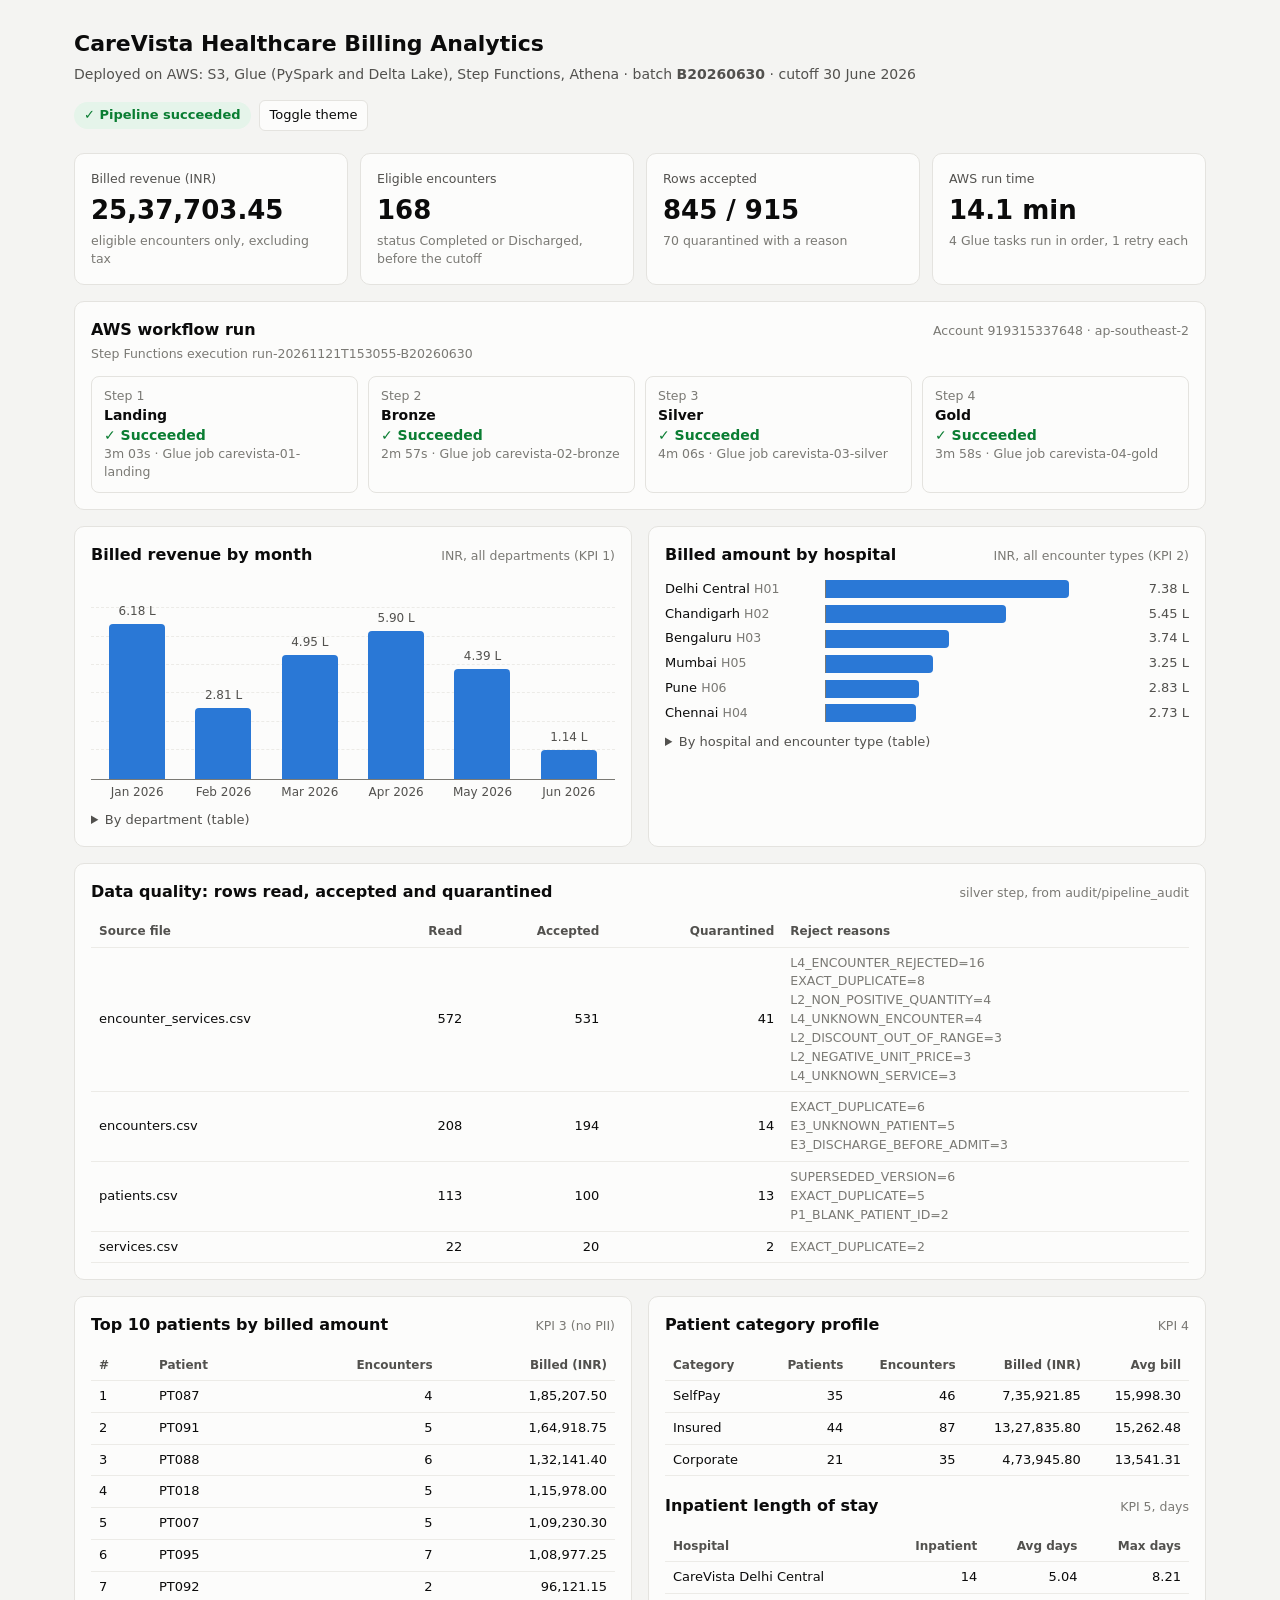
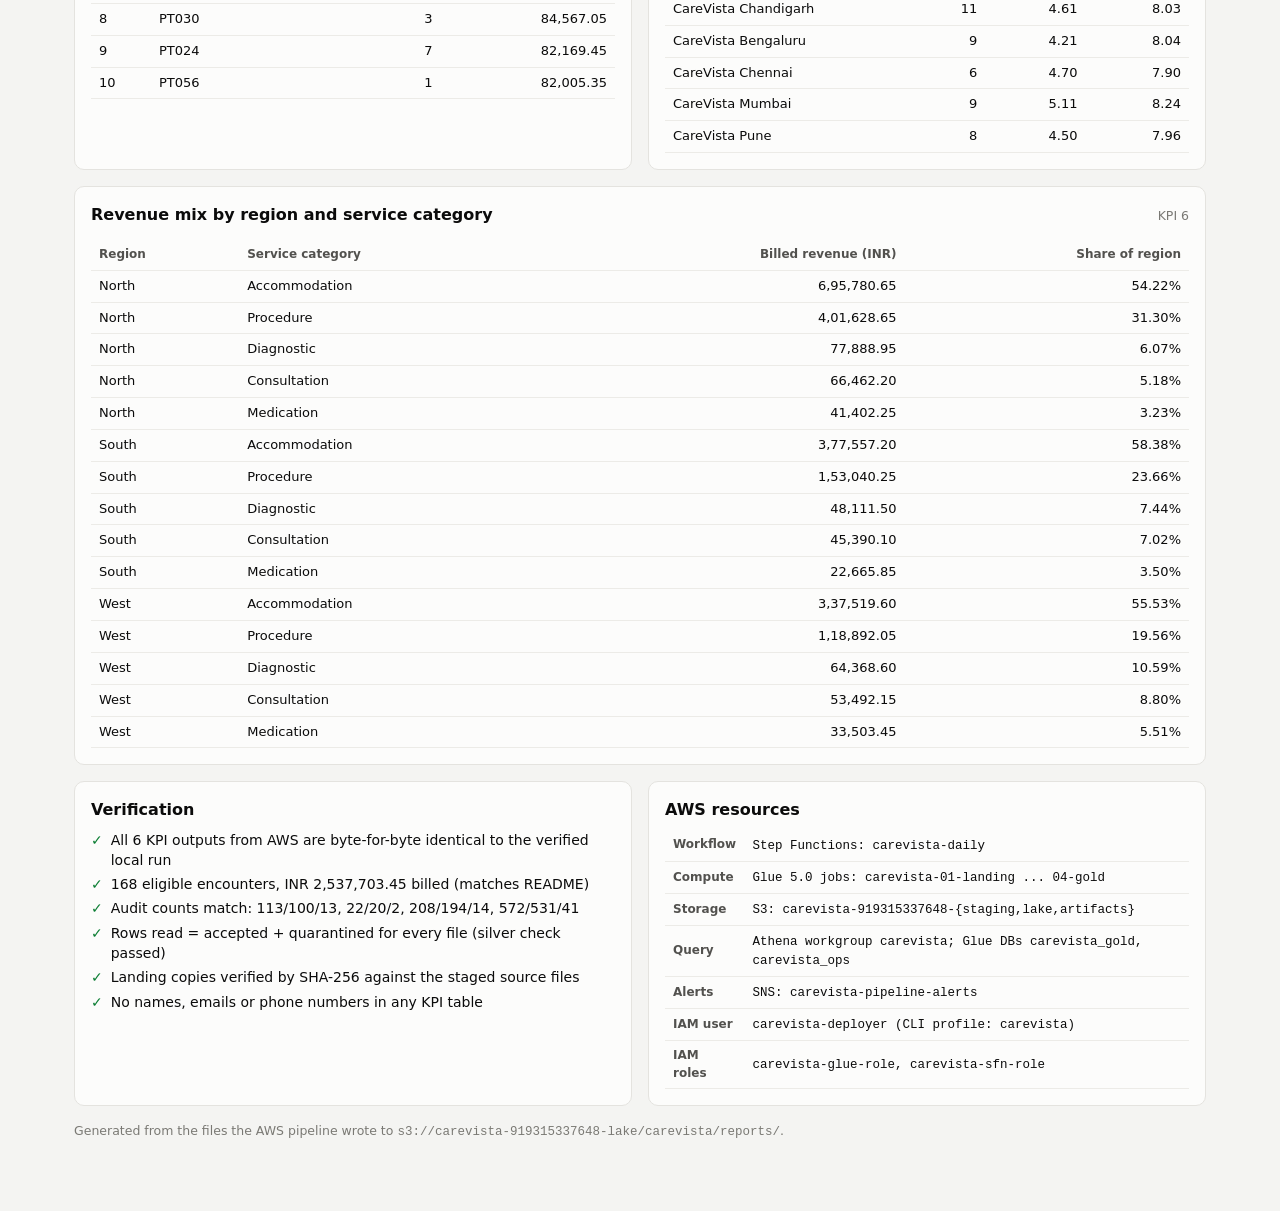
<file: dashboard/index.html>
<!doctype html>
<html lang="en">
<head>
<meta charset="utf-8">
<meta name="viewport" content="width=device-width, initial-scale=1">
<title>CareVista Healthcare Analytics - AWS</title>
<style>
.viz-root{color-scheme:light;--surface-0:#f4f4f2;--surface-1:#fcfcfb;--border:#e4e3df;--grid:#ecebe7;
  --text-primary:#0b0b0b;--text-secondary:#52514e;--text-muted:#7a7974;--series-1:#2a78d6;--series-1-soft:#d6e6f8;
  --good:#0a7d32;--good-bg:#e5f4ea;--critical:#c4302b;}
:root[data-theme="dark"] .viz-root{color-scheme:dark;--surface-0:#111110;--surface-1:#1a1a19;--border:#2e2d2b;--grid:#262624;
  --text-primary:#f0efec;--text-secondary:#c3c2b7;--text-muted:#8f8e86;--series-1:#3987e5;--series-1-soft:#1d3350;
  --good:#3fbf6a;--good-bg:#143321;--critical:#e66767;}
@media (prefers-color-scheme:dark){:root:where(:not([data-theme="light"])) .viz-root{color-scheme:dark;--surface-0:#111110;--surface-1:#1a1a19;
  --border:#2e2d2b;--grid:#262624;--text-primary:#f0efec;--text-secondary:#c3c2b7;--text-muted:#8f8e86;--series-1:#3987e5;
  --series-1-soft:#1d3350;--good:#3fbf6a;--good-bg:#143321;--critical:#e66767;}}
*{box-sizing:border-box}
body{margin:0}
.viz-root{background:var(--surface-0);color:var(--text-primary);font:14px/1.45 "Segoe UI",system-ui,-apple-system,Arial,sans-serif;min-height:100vh}
.wrap{max-width:1180px;margin:0 auto;padding:28px 24px 60px}
header{display:flex;justify-content:space-between;align-items:flex-start;gap:16px;flex-wrap:wrap;margin-bottom:22px}
h1{font-size:22px;margin:0 0 4px}
h2{font-size:16px;margin:0 0 2px}
.sub{color:var(--text-secondary);margin:0}
.muted{color:var(--text-muted);font-size:12.5px}
.pill{display:inline-flex;align-items:center;gap:6px;padding:4px 10px;border-radius:999px;background:var(--good-bg);color:var(--good);font-weight:600;font-size:13px}
.toolbar{display:flex;gap:8px;align-items:center}
button{font:inherit;font-size:13px;padding:5px 10px;border-radius:6px;border:1px solid var(--border);background:var(--surface-1);color:var(--text-primary);cursor:pointer}
.tiles{display:grid;grid-template-columns:repeat(auto-fit,minmax(200px,1fr));gap:12px;margin-bottom:16px}
.tile,.card{background:var(--surface-1);border:1px solid var(--border);border-radius:10px;padding:16px}
.tile .label{color:var(--text-secondary);font-size:12.5px}
.tile .value{font-size:26px;font-weight:650;margin:4px 0 2px;font-variant-numeric:tabular-nums}
.grid2{display:grid;grid-template-columns:repeat(auto-fit,minmax(460px,1fr));gap:16px;margin-bottom:16px}
.card{margin-bottom:16px}.grid2 .card{margin-bottom:0}
.card-head{display:flex;justify-content:space-between;align-items:baseline;gap:10px;margin-bottom:12px}
table{border-collapse:collapse;width:100%;font-size:13px;font-variant-numeric:tabular-nums}
th,td{text-align:left;padding:6px 8px;border-bottom:1px solid var(--grid)}
th{color:var(--text-secondary);font-weight:600;font-size:12px}
td.num,th.num{text-align:right}
.steps{display:grid;grid-template-columns:repeat(4,1fr);gap:10px}
.step{border:1px solid var(--border);border-radius:8px;padding:10px 12px}
.step .name{font-weight:600}.ok{color:var(--good);font-weight:600}
/* bar charts (HTML) */
.bars{display:flex;flex-direction:column;gap:6px}
.bar-row{display:grid;grid-template-columns:150px 1fr 110px;align-items:center;gap:10px;font-size:13px}
.bar-track{height:18px;position:relative;border-left:1px solid var(--text-muted)}
.bar{height:100%;background:var(--series-1);border-radius:0 4px 4px 0;min-width:2px}
.bar-row:hover .bar,.col:hover .colbar{filter:brightness(1.12)}
.bar-row .v{text-align:right;color:var(--text-secondary)}
.cols{display:flex;align-items:flex-end;gap:2px;height:200px;border-bottom:1px solid var(--text-muted);padding:0 4px;position:relative}
.col{flex:1;display:flex;flex-direction:column;justify-content:flex-end;align-items:center;height:100%;padding:0 6px;cursor:default}
.colbar{width:100%;max-width:56px;background:var(--series-1);border-radius:4px 4px 0 0}
.col .top{font-size:12px;color:var(--text-secondary);margin-bottom:4px;white-space:nowrap}
.xlabels{display:flex;gap:2px;padding:4px 4px 0}.xlabels span{flex:1;text-align:center;font-size:12px;color:var(--text-secondary)}
.gridline{position:absolute;left:0;right:0;border-top:1px dashed var(--grid);z-index:0}.col{position:relative;z-index:1}
#tip{position:fixed;pointer-events:none;background:var(--surface-1);color:var(--text-primary);border:1px solid var(--border);
  border-radius:6px;padding:6px 9px;font-size:12.5px;box-shadow:0 4px 14px rgba(0,0,0,.14);display:none;z-index:9;max-width:280px}
details summary{cursor:pointer;color:var(--text-secondary);font-size:13px;margin-top:10px}
.check{display:flex;gap:8px;align-items:flex-start;margin:4px 0}
code{font-family:Consolas,monospace;font-size:12.5px}
@media (max-width:700px){.steps{grid-template-columns:repeat(2,1fr)}.grid2{grid-template-columns:1fr}.bar-row{grid-template-columns:100px 1fr 90px}}
</style>
</head>
<body>
<div class="viz-root"><div class="wrap">
<header>
  <div>
    <h1>CareVista Healthcare Billing Analytics</h1>
    <p class="sub">Deployed on AWS: S3, Glue (PySpark and Delta Lake), Step Functions, Athena &middot; batch <b id="batch"></b> &middot; cutoff 30 June 2026</p>
  </div>
  <div class="toolbar"><span class="pill" id="status"></span><button id="theme" type="button">Toggle theme</button></div>
</header>

<section class="tiles" id="tiles"></section>

<section class="card">
  <div class="card-head"><div><h2>AWS workflow run</h2><span class="muted" id="runname"></span></div><span class="muted" id="region"></span></div>
  <div class="steps" id="steps"></div>
</section>

<section class="grid2">
  <div class="card">
    <div class="card-head"><h2>Billed revenue by month</h2><span class="muted">INR, all departments (KPI 1)</span></div>
    <div id="chart-month"></div>
    <details><summary>By department (table)</summary><div id="tbl-kpi1"></div></details>
  </div>
  <div class="card">
    <div class="card-head"><h2>Billed amount by hospital</h2><span class="muted">INR, all encounter types (KPI 2)</span></div>
    <div id="chart-hospital"></div>
    <details><summary>By hospital and encounter type (table)</summary><div id="tbl-kpi2"></div></details>
  </div>
</section>

<section class="card">
  <div class="card-head"><h2>Data quality: rows read, accepted and quarantined</h2><span class="muted">silver step, from audit/pipeline_audit</span></div>
  <div id="tbl-audit"></div>
</section>

<section class="grid2">
  <div class="card"><div class="card-head"><h2>Top 10 patients by billed amount</h2><span class="muted">KPI 3 (no PII)</span></div><div id="tbl-kpi3"></div></div>
  <div class="card"><div class="card-head"><h2>Patient category profile</h2><span class="muted">KPI 4</span></div><div id="tbl-kpi4"></div>
    <div class="card-head" style="margin-top:18px"><h2>Inpatient length of stay</h2><span class="muted">KPI 5, days</span></div><div id="tbl-kpi5"></div></div>
</section>

<section class="card"><div class="card-head"><h2>Revenue mix by region and service category</h2><span class="muted">KPI 6</span></div><div id="tbl-kpi6"></div></section>

<section class="grid2">
  <div class="card"><h2>Verification</h2><div id="checks" style="margin-top:8px"></div></div>
  <div class="card"><h2>AWS resources</h2><table id="resources" style="margin-top:8px"></table></div>
</section>
<p class="muted">Generated from the files the AWS pipeline wrote to <code id="src"></code>.</p>
</div></div>
<div id="tip" role="tooltip"></div>

<script>
(() => {
const D = {"kpi1": [{"month": "2026-01", "department": "Consultation", "billed_revenue": "32358.45"}, {"month": "2026-01", "department": "Laboratory", "billed_revenue": "27213.40"}, {"month": "2026-01", "department": "Pharmacy", "billed_revenue": "14502.90"}, {"month": "2026-01", "department": "Procedures", "billed_revenue": "246937.65"}, {"month": "2026-01", "department": "Radiology", "billed_revenue": "5886.70"}, {"month": "2026-01", "department": "Room & Nursing", "billed_revenue": "291522.90"}, {"month": "2026-02", "department": "Consultation", "billed_revenue": "26125.35"}, {"month": "2026-02", "department": "Laboratory", "billed_revenue": "17881.30"}, {"month": "2026-02", "department": "Pharmacy", "billed_revenue": "9301.90"}, {"month": "2026-02", "department": "Procedures", "billed_revenue": "46149.90"}, {"month": "2026-02", "department": "Radiology", "billed_revenue": "10809.55"}, {"month": "2026-02", "department": "Room & Nursing", "billed_revenue": "170787.50"}, {"month": "2026-03", "department": "Consultation", "billed_revenue": "29469.40"}, {"month": "2026-03", "department": "Laboratory", "billed_revenue": "20033.95"}, {"month": "2026-03", "department": "Pharmacy", "billed_revenue": "17875.55"}, {"month": "2026-03", "department": "Procedures", "billed_revenue": "112062.05"}, {"month": "2026-03", "department": "Radiology", "billed_revenue": "10094.20"}, {"month": "2026-03", "department": "Room & Nursing", "billed_revenue": "305135.50"}, {"month": "2026-04", "department": "Consultation", "billed_revenue": "26219.90"}, {"month": "2026-04", "department": "Laboratory", "billed_revenue": "27002.15"}, {"month": "2026-04", "department": "Pharmacy", "billed_revenue": "24865.85"}, {"month": "2026-04", "department": "Procedures", "billed_revenue": "105781.00"}, {"month": "2026-04", "department": "Radiology", "billed_revenue": "14172.95"}, {"month": "2026-04", "department": "Room & Nursing", "billed_revenue": "392253.30"}, {"month": "2026-05", "department": "Consultation", "billed_revenue": "25606.75"}, {"month": "2026-05", "department": "Laboratory", "billed_revenue": "19725.70"}, {"month": "2026-05", "department": "Pharmacy", "billed_revenue": "23917.20"}, {"month": "2026-05", "department": "Procedures", "billed_revenue": "158673.05"}, {"month": "2026-05", "department": "Radiology", "billed_revenue": "11171.05"}, {"month": "2026-05", "department": "Room & Nursing", "billed_revenue": "199823.65"}, {"month": "2026-06", "department": "Consultation", "billed_revenue": "25564.60"}, {"month": "2026-06", "department": "Laboratory", "billed_revenue": "10405.70"}, {"month": "2026-06", "department": "Pharmacy", "billed_revenue": "7108.15"}, {"month": "2026-06", "department": "Procedures", "billed_revenue": "3957.30"}, {"month": "2026-06", "department": "Radiology", "billed_revenue": "15972.40"}, {"month": "2026-06", "department": "Room & Nursing", "billed_revenue": "51334.60"}], "kpi2": [{"hospital_id": "H01", "encounter_type": "Emergency", "eligible_encounters": "4", "billed_amount": "11463.20", "average_bill": "2865.80"}, {"hospital_id": "H01", "encounter_type": "Inpatient", "eligible_encounters": "14", "billed_amount": "709115.90", "average_bill": "50651.14"}, {"hospital_id": "H01", "encounter_type": "Outpatient", "eligible_encounters": "9", "billed_amount": "17277.25", "average_bill": "1919.69"}, {"hospital_id": "H02", "encounter_type": "Emergency", "eligible_encounters": "7", "billed_amount": "18171.05", "average_bill": "2595.86"}, {"hospital_id": "H02", "encounter_type": "Inpatient", "eligible_encounters": "11", "billed_amount": "473833.95", "average_bill": "43075.81"}, {"hospital_id": "H02", "encounter_type": "Outpatient", "eligible_encounters": "22", "billed_amount": "53301.35", "average_bill": "2422.79"}, {"hospital_id": "H03", "encounter_type": "Emergency", "eligible_encounters": "8", "billed_amount": "15650.40", "average_bill": "1956.30"}, {"hospital_id": "H03", "encounter_type": "Inpatient", "eligible_encounters": "9", "billed_amount": "338068.70", "average_bill": "37563.19"}, {"hospital_id": "H03", "encounter_type": "Outpatient", "eligible_encounters": "12", "billed_amount": "19936.95", "average_bill": "1661.41"}, {"hospital_id": "H04", "encounter_type": "Emergency", "eligible_encounters": "7", "billed_amount": "19744.25", "average_bill": "2820.61"}, {"hospital_id": "H04", "encounter_type": "Inpatient", "eligible_encounters": "6", "billed_amount": "239505.45", "average_bill": "39917.58"}, {"hospital_id": "H04", "encounter_type": "Outpatient", "eligible_encounters": "6", "billed_amount": "13859.15", "average_bill": "2309.86"}, {"hospital_id": "H05", "encounter_type": "Emergency", "eligible_encounters": "6", "billed_amount": "16137.70", "average_bill": "2689.62"}, {"hospital_id": "H05", "encounter_type": "Inpatient", "eligible_encounters": "9", "billed_amount": "281910.80", "average_bill": "31323.42"}, {"hospital_id": "H05", "encounter_type": "Outpatient", "eligible_encounters": "9", "billed_amount": "26904.20", "average_bill": "2989.36"}, {"hospital_id": "H06", "encounter_type": "Emergency", "eligible_encounters": "3", "billed_amount": "5527.10", "average_bill": "1842.37"}, {"hospital_id": "H06", "encounter_type": "Inpatient", "eligible_encounters": "8", "billed_amount": "238122.10", "average_bill": "29765.26"}, {"hospital_id": "H06", "encounter_type": "Outpatient", "eligible_encounters": "18", "billed_amount": "39173.95", "average_bill": "2176.33"}], "kpi3": [{"rank": "1", "patient_id": "PT087", "eligible_encounters": "4", "billed_amount": "185207.50"}, {"rank": "2", "patient_id": "PT091", "eligible_encounters": "5", "billed_amount": "164918.75"}, {"rank": "3", "patient_id": "PT088", "eligible_encounters": "6", "billed_amount": "132141.40"}, {"rank": "4", "patient_id": "PT018", "eligible_encounters": "5", "billed_amount": "115978.00"}, {"rank": "5", "patient_id": "PT007", "eligible_encounters": "5", "billed_amount": "109230.30"}, {"rank": "6", "patient_id": "PT095", "eligible_encounters": "7", "billed_amount": "108977.25"}, {"rank": "7", "patient_id": "PT092", "eligible_encounters": "2", "billed_amount": "96121.15"}, {"rank": "8", "patient_id": "PT030", "eligible_encounters": "3", "billed_amount": "84567.05"}, {"rank": "9", "patient_id": "PT024", "eligible_encounters": "7", "billed_amount": "82169.45"}, {"rank": "10", "patient_id": "PT056", "eligible_encounters": "1", "billed_amount": "82005.35"}], "kpi4": [{"patient_category": "SelfPay", "patients": "35", "patients_with_eligible_encounters": "23", "eligible_encounters": "46", "billed_amount": "735921.85", "average_bill": "15998.30"}, {"patient_category": "Insured", "patients": "44", "patients_with_eligible_encounters": "31", "eligible_encounters": "87", "billed_amount": "1327835.80", "average_bill": "15262.48"}, {"patient_category": "Corporate", "patients": "21", "patients_with_eligible_encounters": "12", "eligible_encounters": "35", "billed_amount": "473945.80", "average_bill": "13541.31"}], "kpi5": [{"hospital_id": "H01", "hospital_name": "CareVista Delhi Central", "inpatient_encounters": "14", "avg_length_of_stay_days": "5.04", "max_length_of_stay_days": "8.21"}, {"hospital_id": "H02", "hospital_name": "CareVista Chandigarh", "inpatient_encounters": "11", "avg_length_of_stay_days": "4.61", "max_length_of_stay_days": "8.03"}, {"hospital_id": "H03", "hospital_name": "CareVista Bengaluru", "inpatient_encounters": "9", "avg_length_of_stay_days": "4.21", "max_length_of_stay_days": "8.04"}, {"hospital_id": "H04", "hospital_name": "CareVista Chennai", "inpatient_encounters": "6", "avg_length_of_stay_days": "4.70", "max_length_of_stay_days": "7.90"}, {"hospital_id": "H05", "hospital_name": "CareVista Mumbai", "inpatient_encounters": "9", "avg_length_of_stay_days": "5.11", "max_length_of_stay_days": "8.24"}, {"hospital_id": "H06", "hospital_name": "CareVista Pune", "inpatient_encounters": "8", "avg_length_of_stay_days": "4.50", "max_length_of_stay_days": "7.96"}], "kpi6": [{"hospital_region": "North", "service_category": "Accommodation", "billed_revenue": "695780.65", "share_of_region_pct": "54.22"}, {"hospital_region": "North", "service_category": "Procedure", "billed_revenue": "401628.65", "share_of_region_pct": "31.30"}, {"hospital_region": "North", "service_category": "Diagnostic", "billed_revenue": "77888.95", "share_of_region_pct": "6.07"}, {"hospital_region": "North", "service_category": "Consultation", "billed_revenue": "66462.20", "share_of_region_pct": "5.18"}, {"hospital_region": "North", "service_category": "Medication", "billed_revenue": "41402.25", "share_of_region_pct": "3.23"}, {"hospital_region": "South", "service_category": "Accommodation", "billed_revenue": "377557.20", "share_of_region_pct": "58.38"}, {"hospital_region": "South", "service_category": "Procedure", "billed_revenue": "153040.25", "share_of_region_pct": "23.66"}, {"hospital_region": "South", "service_category": "Diagnostic", "billed_revenue": "48111.50", "share_of_region_pct": "7.44"}, {"hospital_region": "South", "service_category": "Consultation", "billed_revenue": "45390.10", "share_of_region_pct": "7.02"}, {"hospital_region": "South", "service_category": "Medication", "billed_revenue": "22665.85", "share_of_region_pct": "3.50"}, {"hospital_region": "West", "service_category": "Accommodation", "billed_revenue": "337519.60", "share_of_region_pct": "55.53"}, {"hospital_region": "West", "service_category": "Procedure", "billed_revenue": "118892.05", "share_of_region_pct": "19.56"}, {"hospital_region": "West", "service_category": "Diagnostic", "billed_revenue": "64368.60", "share_of_region_pct": "10.59"}, {"hospital_region": "West", "service_category": "Consultation", "billed_revenue": "53492.15", "share_of_region_pct": "8.80"}, {"hospital_region": "West", "service_category": "Medication", "billed_revenue": "33503.45", "share_of_region_pct": "5.51"}], "run": {"batch_id": "B20260630", "status": "SUCCEEDED", "execution": "run-20261121T153055-B20260630", "account": "919315337648", "region": "ap-southeast-2", "total_minutes": "14.1", "steps": [{"name": "Landing", "status": "Succeeded", "duration": "3m 03s", "job": "carevista-01-landing"}, {"name": "Bronze", "status": "Succeeded", "duration": "2m 57s", "job": "carevista-02-bronze"}, {"name": "Silver", "status": "Succeeded", "duration": "4m 06s", "job": "carevista-03-silver"}, {"name": "Gold", "status": "Succeeded", "duration": "3m 58s", "job": "carevista-04-gold"}], "audit": [{"source_file": "encounter_services.csv", "rows_read": 572, "rows_accepted": 531, "rows_rejected": 41, "detail": "L4_ENCOUNTER_REJECTED=16; EXACT_DUPLICATE=8; L2_NON_POSITIVE_QUANTITY=4; L4_UNKNOWN_ENCOUNTER=4; L2_DISCOUNT_OUT_OF_RANGE=3; L2_NEGATIVE_UNIT_PRICE=3; L4_UNKNOWN_SERVICE=3"}, {"source_file": "encounters.csv", "rows_read": 208, "rows_accepted": 194, "rows_rejected": 14, "detail": "EXACT_DUPLICATE=6; E3_UNKNOWN_PATIENT=5; E3_DISCHARGE_BEFORE_ADMIT=3"}, {"source_file": "patients.csv", "rows_read": 113, "rows_accepted": 100, "rows_rejected": 13, "detail": "SUPERSEDED_VERSION=6; EXACT_DUPLICATE=5; P1_BLANK_PATIENT_ID=2"}, {"source_file": "services.csv", "rows_read": 22, "rows_accepted": 20, "rows_rejected": 2, "detail": "EXACT_DUPLICATE=2"}], "reports_uri": "s3://carevista-919315337648-lake/carevista/reports/", "checks": ["All 6 KPI outputs from AWS are byte-for-byte identical to the verified local run", "168 eligible encounters, INR 2,537,703.45 billed (matches README)", "Audit counts match: 113/100/13, 22/20/2, 208/194/14, 572/531/41", "Rows read = accepted + quarantined for every file (silver check passed)", "Landing copies verified by SHA-256 against the staged source files", "No names, emails or phone numbers in any KPI table"], "resources": [["Workflow", "Step Functions: carevista-daily"], ["Compute", "Glue 5.0 jobs: carevista-01-landing ... 04-gold"], ["Storage", "S3: carevista-919315337648-{staging,lake,artifacts}"], ["Query", "Athena workgroup carevista; Glue DBs carevista_gold, carevista_ops"], ["Alerts", "SNS: carevista-pipeline-alerts"], ["IAM user", "carevista-deployer (CLI profile: carevista)"], ["IAM roles", "carevista-glue-role, carevista-sfn-role"]]}};
const $ = id => document.getElementById(id);
const n = v => Number(v);
const inr = v => n(v).toLocaleString("en-IN", {minimumFractionDigits: 2, maximumFractionDigits: 2});
const int = v => n(v).toLocaleString("en-IN");
const esc = s => String(s).replace(/[&<>"]/g, c => ({"&":"&amp;","<":"&lt;",">":"&gt;",'"':"&quot;"}[c]));
const short = v => v >= 1e5 ? (v/1e5).toFixed(2) + " L" : v >= 1e3 ? (v/1e3).toFixed(1) + " K" : v.toFixed(0);

// theme toggle (wins over the OS setting both ways)
$("theme").onclick = () => {
  const dark = document.documentElement.dataset.theme
    ? document.documentElement.dataset.theme === "dark"
    : matchMedia("(prefers-color-scheme: dark)").matches;
  document.documentElement.dataset.theme = dark ? "light" : "dark";
};

// tooltip
const tip = $("tip");
function bindTip(el, html) {
  el.addEventListener("mousemove", e => { tip.innerHTML = html; tip.style.display = "block";
    tip.style.left = Math.min(e.clientX + 14, innerWidth - 290) + "px"; tip.style.top = (e.clientY + 14) + "px"; });
  el.addEventListener("mouseleave", () => tip.style.display = "none");
}

function table(id, rows, cols) {
  const head = cols.map(c => `<th class="${c.num ? "num" : ""}">${esc(c.label)}</th>`).join("");
  const body = rows.map(r => "<tr>" + cols.map(c => {
    const v = c.fmt ? c.fmt(r[c.key], r) : esc(r[c.key]);
    return `<td class="${c.num ? "num" : ""}">${v}</td>`; }).join("") + "</tr>").join("");
  $(id).innerHTML = `<table><thead><tr>${head}</tr></thead><tbody>${body}</tbody></table>`;
}

const R = D.run;
$("batch").textContent = R.batch_id;
$("status").innerHTML = (R.status === "SUCCEEDED" ? "&#10003; Pipeline succeeded" : "Pipeline: " + esc(R.status));
if (R.status !== "SUCCEEDED") { $("status").style.color = "var(--critical)"; }
$("runname").textContent = "Step Functions execution " + R.execution;
$("region").textContent = "Account " + R.account + " · " + R.region;
$("src").textContent = R.reports_uri;

// tiles
const totalRevenue = D.kpi4.reduce((s, r) => s + n(r.billed_amount), 0);
const eligible = D.kpi4.reduce((s, r) => s + n(r.eligible_encounters), 0);
const read = R.audit.reduce((s, r) => s + r.rows_read, 0), acc = R.audit.reduce((s, r) => s + r.rows_accepted, 0);
const tiles = [
  ["Billed revenue (INR)", inr(totalRevenue), "eligible encounters only, excluding tax"],
  ["Eligible encounters", int(eligible), "status Completed or Discharged, before the cutoff"],
  ["Rows accepted", `${int(acc)} / ${int(read)}`, `${int(read - acc)} quarantined with a reason`],
  ["AWS run time", R.total_minutes + " min", "4 Glue tasks run in order, 1 retry each"],
];
$("tiles").innerHTML = tiles.map(t => `<div class="tile"><div class="label">${t[0]}</div><div class="value">${t[1]}</div><div class="muted">${t[2]}</div></div>`).join("");

// workflow steps
$("steps").innerHTML = R.steps.map((s, i) => `<div class="step"><div class="muted">Step ${i + 1}</div>
  <div class="name">${esc(s.name)}</div><div class="ok">&#10003; ${esc(s.status)}</div>
  <div class="muted">${esc(s.duration)} · Glue job ${esc(s.job)}</div></div>`).join("");

// KPI 1 -> monthly totals (column chart)
const byMonth = {};
D.kpi1.forEach(r => byMonth[r.month] = (byMonth[r.month] || 0) + n(r.billed_revenue));
const months = Object.keys(byMonth).sort(), mMax = Math.max(...Object.values(byMonth));
const monthName = m => new Date(m + "-01T00:00:00").toLocaleString("en", {month: "short", year: "numeric"});
const step = Math.pow(10, Math.floor(Math.log10(mMax))), yTop = Math.ceil(mMax / step) * step;
let gl = ""; for (let g = step; g < yTop; g += step) gl += `<div class="gridline" style="bottom:${g / yTop * 100}%"></div>`;
$("chart-month").innerHTML = `<div class="cols">${gl}${months.map(m => `<div class="col" data-m="${m}">
  <div class="top">${short(byMonth[m])}</div><div class="colbar" style="height:${byMonth[m] / yTop * 88}%"></div></div>`).join("")}</div>
  <div class="xlabels">${months.map(m => `<span>${monthName(m)}</span>`).join("")}</div>`;
document.querySelectorAll("#chart-month .col").forEach(el => {
  const m = el.dataset.m;
  const lines = D.kpi1.filter(r => r.month === m).sort((a, b) => n(b.billed_revenue) - n(a.billed_revenue))
    .map(r => `${esc(r.department)}: ${inr(r.billed_revenue)}`).join("<br>");
  bindTip(el, `<b>${monthName(m)}</b> · INR ${inr(byMonth[m])}<br><span style="color:var(--text-secondary)">${lines}</span>`);
});
table("tbl-kpi1", D.kpi1, [{key: "month", label: "Month"}, {key: "department", label: "Department"},
  {key: "billed_revenue", label: "Billed revenue (INR)", num: true, fmt: inr}]);

// KPI 2 -> hospital totals (horizontal bars)
const names = Object.fromEntries(D.kpi5.map(r => [r.hospital_id, r.hospital_name]));
const byHosp = {};
D.kpi2.forEach(r => { const h = byHosp[r.hospital_id] ||= {amt: 0, enc: 0, types: []};
  h.amt += n(r.billed_amount); h.enc += n(r.eligible_encounters); h.types.push(r); });
const hosp = Object.entries(byHosp).sort((a, b) => b[1].amt - a[1].amt), hMax = hosp[0][1].amt;
$("chart-hospital").innerHTML = `<div class="bars">${hosp.map(([id, h]) => `<div class="bar-row" data-h="${id}">
  <span>${esc(names[id] ? names[id].replace("CareVista ", "") : id)} <span class="muted">${id}</span></span>
  <div class="bar-track"><div class="bar" style="width:${h.amt / hMax * 100}%"></div></div>
  <span class="v">${short(h.amt)}</span></div>`).join("")}</div>`;
document.querySelectorAll("#chart-hospital .bar-row").forEach(el => {
  const h = byHosp[el.dataset.h];
  bindTip(el, `<b>${esc(names[el.dataset.h] || el.dataset.h)}</b><br>INR ${inr(h.amt)} · ${h.enc} encounters<br>` +
    h.types.map(t => `<span style="color:var(--text-secondary)">${esc(t.encounter_type)}: ${t.eligible_encounters} enc, avg ${inr(t.average_bill)}</span>`).join("<br>"));
});
table("tbl-kpi2", D.kpi2, [{key: "hospital_id", label: "Hospital"}, {key: "encounter_type", label: "Type"},
  {key: "eligible_encounters", label: "Encounters", num: true}, {key: "billed_amount", label: "Billed (INR)", num: true, fmt: inr},
  {key: "average_bill", label: "Average bill", num: true, fmt: inr}]);

table("tbl-audit", R.audit, [{key: "source_file", label: "Source file"}, {key: "rows_read", label: "Read", num: true},
  {key: "rows_accepted", label: "Accepted", num: true}, {key: "rows_rejected", label: "Quarantined", num: true},
  {key: "detail", label: "Reject reasons", fmt: v => `<span class="muted">${esc(v).replaceAll("; ", "<br>")}</span>`}]);
table("tbl-kpi3", D.kpi3, [{key: "rank", label: "#"}, {key: "patient_id", label: "Patient"},
  {key: "eligible_encounters", label: "Encounters", num: true}, {key: "billed_amount", label: "Billed (INR)", num: true, fmt: inr}]);
table("tbl-kpi4", D.kpi4, [{key: "patient_category", label: "Category"}, {key: "patients", label: "Patients", num: true},
  {key: "eligible_encounters", label: "Encounters", num: true}, {key: "billed_amount", label: "Billed (INR)", num: true, fmt: inr},
  {key: "average_bill", label: "Avg bill", num: true, fmt: inr}]);
table("tbl-kpi5", D.kpi5, [{key: "hospital_name", label: "Hospital"}, {key: "inpatient_encounters", label: "Inpatient", num: true},
  {key: "avg_length_of_stay_days", label: "Avg days", num: true}, {key: "max_length_of_stay_days", label: "Max days", num: true}]);
table("tbl-kpi6", D.kpi6, [{key: "hospital_region", label: "Region"}, {key: "service_category", label: "Service category"},
  {key: "billed_revenue", label: "Billed revenue (INR)", num: true, fmt: inr},
  {key: "share_of_region_pct", label: "Share of region", num: true, fmt: v => n(v).toFixed(2) + "%"}]);

$("checks").innerHTML = R.checks.map(c => `<div class="check"><span class="ok">&#10003;</span><span>${esc(c)}</span></div>`).join("");
$("resources").innerHTML = R.resources.map(r => `<tr><th>${esc(r[0])}</th><td><code>${esc(r[1])}</code></td></tr>`).join("");
})();
</script>
</body>
</html>
</file>
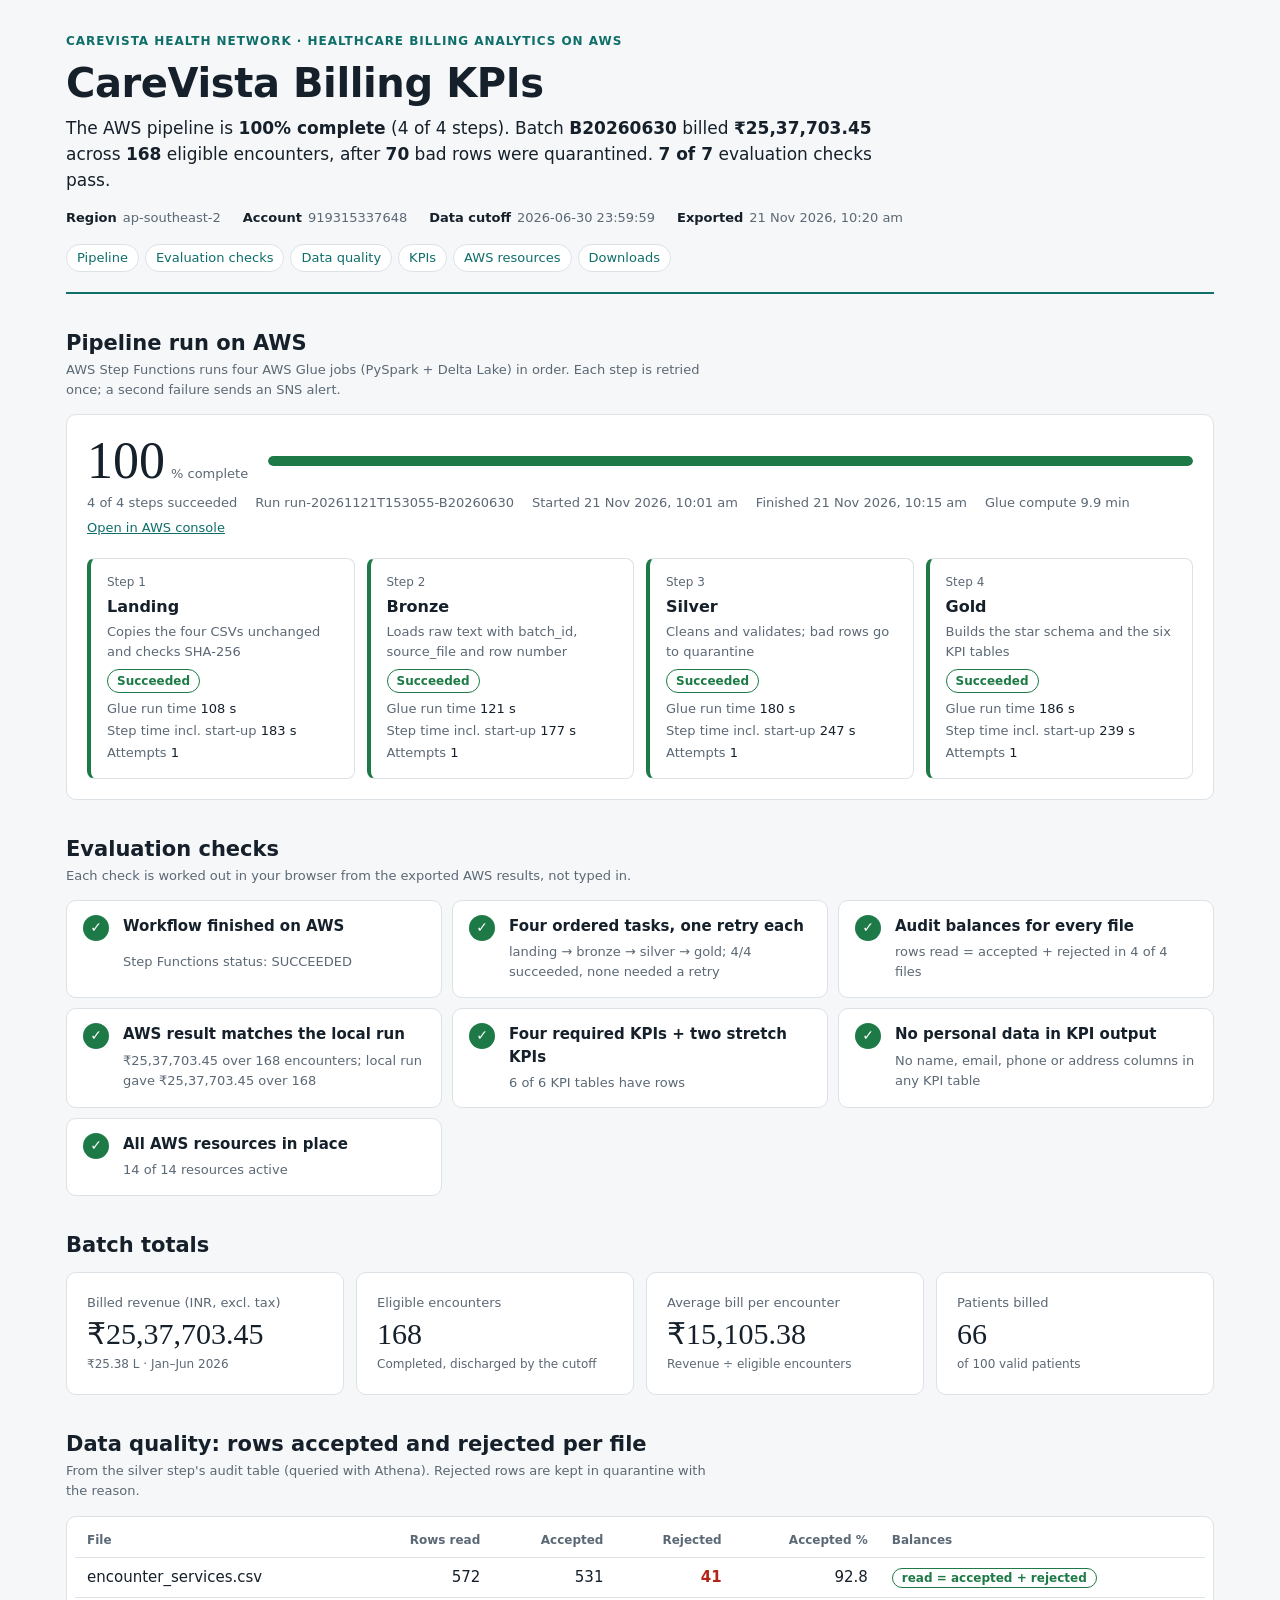
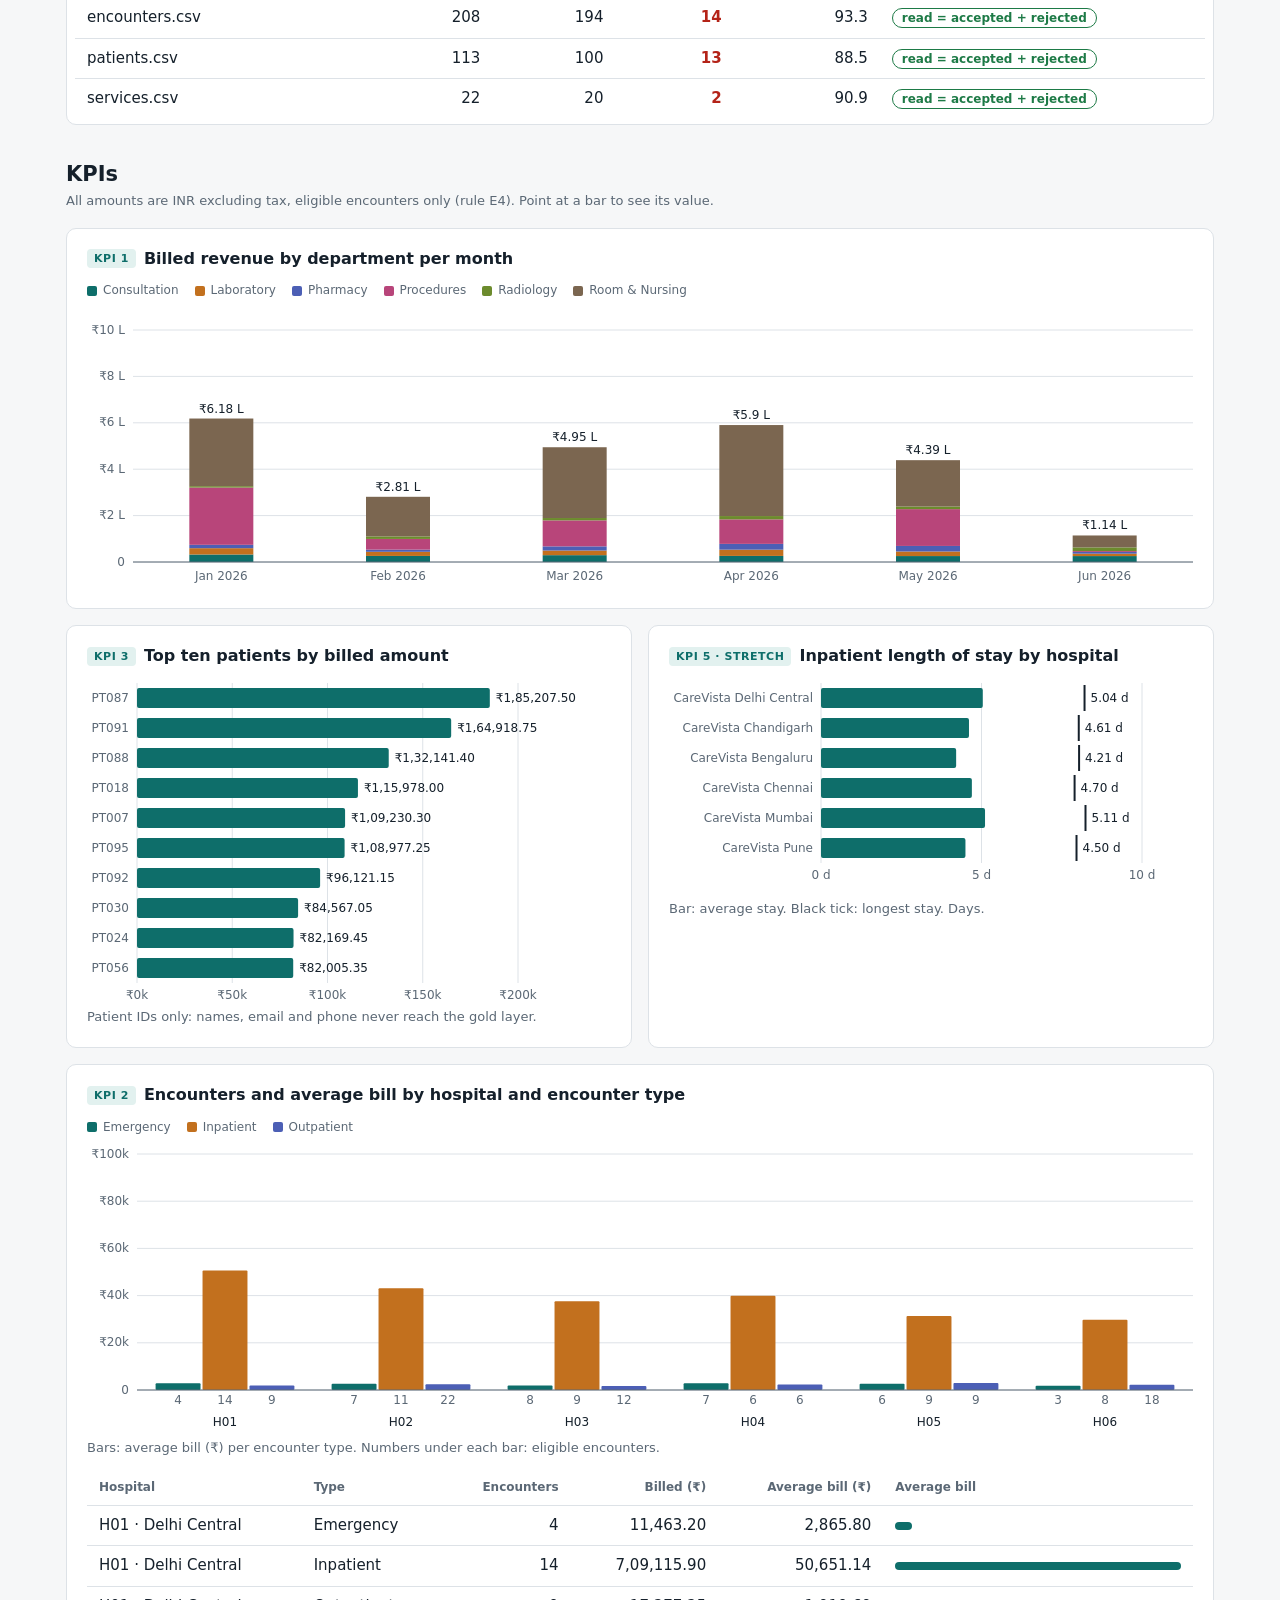
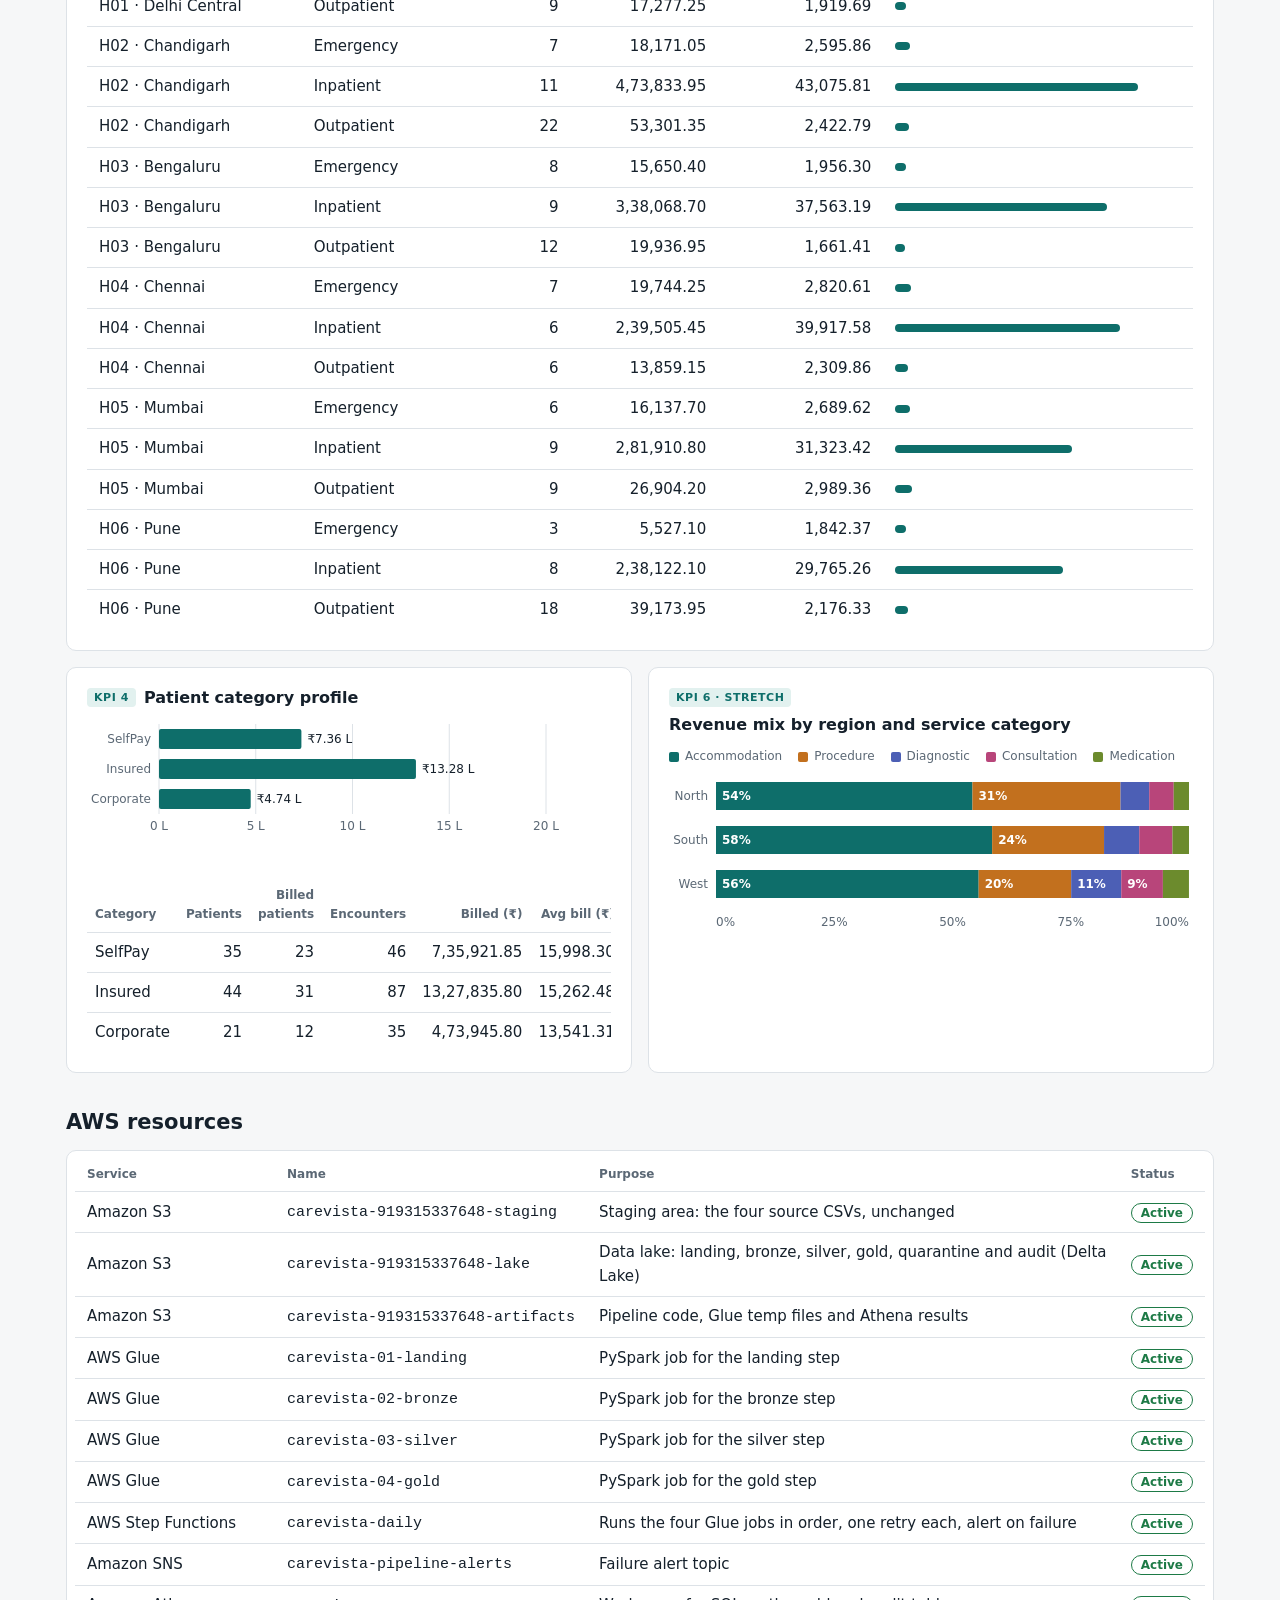
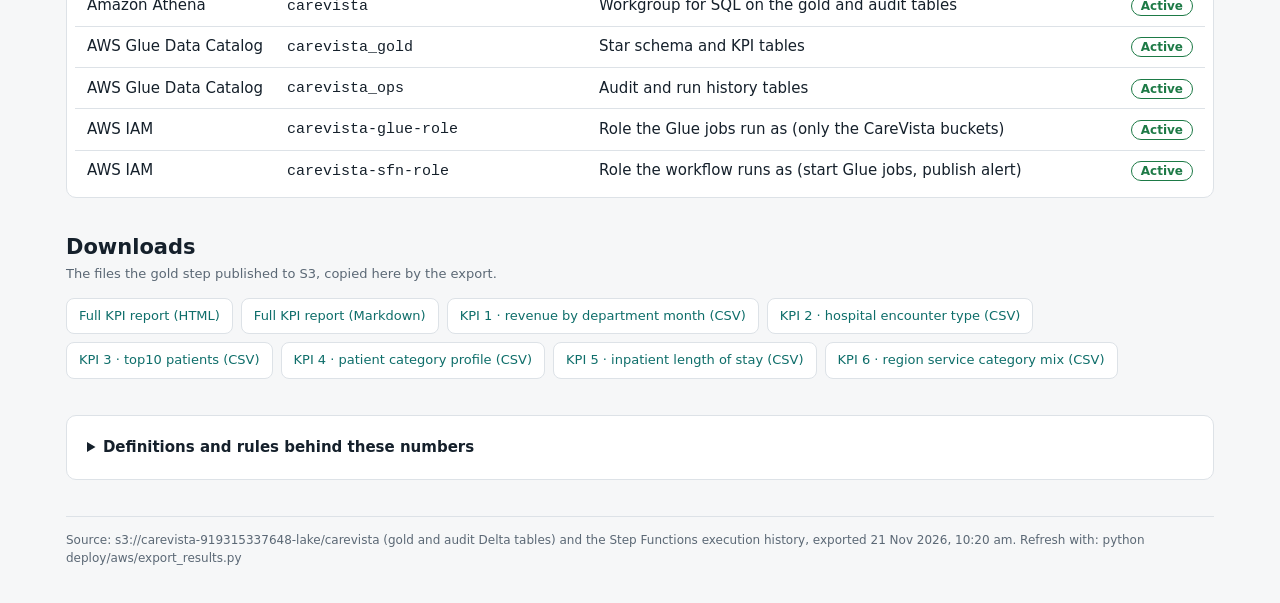
<file: frontend/index.html>
<!doctype html>
<html lang="en">
<head>
  <meta charset="utf-8">
  <meta name="viewport" content="width=device-width, initial-scale=1">
  <title>CareVista Billing KPIs</title>
  <link rel="stylesheet" href="app.css">
</head>
<body>
  <div class="page">
    <header class="masthead" id="top">
      <p class="eyebrow">CareVista Health Network · Healthcare billing analytics on AWS</p>
      <h1>CareVista Billing KPIs</h1>
      <p class="lede" id="lede">Loading results…</p>
      <dl class="facts" id="facts"></dl>
      <nav class="jump" aria-label="Sections">
        <a href="#pipeline">Pipeline</a>
        <a href="#checks">Evaluation checks</a>
        <a href="#quality">Data quality</a>
        <a href="#kpis">KPIs</a>
        <a href="#aws">AWS resources</a>
        <a href="#downloads">Downloads</a>
      </nav>
    </header>

    <div class="banner" id="banner" hidden></div>

    <section class="section" id="pipeline">
      <div class="section-head">
        <h2>Pipeline run on AWS</h2>
        <p class="note">AWS Step Functions runs four AWS Glue jobs (PySpark + Delta Lake) in order. Each step is retried once; a second failure sends an SNS alert.</p>
      </div>
      <div class="card">
        <div class="progress">
          <div class="progress-figure"><span id="pct">—</span><small>% complete</small></div>
          <div class="progress-track" role="progressbar" aria-valuemin="0" aria-valuemax="100" id="pct-bar"><i></i></div>
          <div class="progress-meta" id="run-meta"></div>
        </div>
        <ol class="steps" id="steps"></ol>
      </div>
    </section>

    <section class="section" id="checks">
      <div class="section-head">
        <h2>Evaluation checks</h2>
        <p class="note">Each check is worked out in your browser from the exported AWS results, not typed in.</p>
      </div>
      <ul class="checks" id="check-list"></ul>
    </section>

    <section class="section" id="totals">
      <div class="section-head"><h2>Batch totals</h2></div>
      <div class="tiles" id="tiles"></div>
    </section>

    <section class="section" id="quality">
      <div class="section-head">
        <h2>Data quality: rows accepted and rejected per file</h2>
        <p class="note">From the silver step's audit table (queried with Athena). Rejected rows are kept in quarantine with the reason.</p>
      </div>
      <div class="card table-wrap">
        <table class="table" id="audit-table">
          <thead><tr><th>File</th><th class="num">Rows read</th><th class="num">Accepted</th><th class="num">Rejected</th><th class="num">Accepted %</th><th>Balances</th></tr></thead>
          <tbody></tbody>
        </table>
      </div>
    </section>

    <section class="section" id="kpis">
      <div class="section-head">
        <h2>KPIs</h2>
        <p class="note">All amounts are INR excluding tax, eligible encounters only (rule E4). Point at a bar to see its value.</p>
      </div>

      <article class="card kpi" id="kpi1">
        <h3><span class="tag">KPI 1</span> Billed revenue by department per month</h3>
        <div class="chart" id="kpi1-chart"></div>
      </article>

      <div class="grid2">
        <article class="card kpi" id="kpi3">
          <h3><span class="tag">KPI 3</span> Top ten patients by billed amount</h3>
          <div class="chart" id="kpi3-chart"></div>
          <p class="note">Patient IDs only: names, email and phone never reach the gold layer.</p>
        </article>
        <article class="card kpi" id="kpi5">
          <h3><span class="tag stretch">KPI 5</span> Inpatient length of stay by hospital</h3>
          <div class="chart" id="kpi5-chart"></div>
          <p class="note">Bar: average stay. Black tick: longest stay. Days.</p>
        </article>
      </div>

      <article class="card kpi" id="kpi2">
        <h3><span class="tag">KPI 2</span> Encounters and average bill by hospital and encounter type</h3>
        <div class="chart" id="kpi2-chart"></div>
        <p class="note">Bars: average bill (₹) per encounter type. Numbers under each bar: eligible encounters.</p>
        <div class="table-wrap">
          <table class="table" id="kpi2-table">
            <thead><tr><th>Hospital</th><th>Type</th><th class="num">Encounters</th><th class="num">Billed (₹)</th><th class="num">Average bill (₹)</th><th class="bar-col">Average bill</th></tr></thead>
            <tbody></tbody>
          </table>
        </div>
      </article>

      <div class="grid2">
        <article class="card kpi" id="kpi4">
          <h3><span class="tag">KPI 4</span> Patient category profile</h3>
          <div class="chart is-short" id="kpi4-chart"></div>
          <div class="table-wrap">
            <table class="table" id="kpi4-table">
              <thead><tr><th>Category</th><th class="num">Patients</th><th class="num">Billed patients</th><th class="num">Encounters</th><th class="num">Billed (₹)</th><th class="num">Avg bill (₹)</th></tr></thead>
              <tbody></tbody>
            </table>
          </div>
        </article>
        <article class="card kpi" id="kpi6">
          <h3><span class="tag stretch">KPI 6</span> Revenue mix by region and service category</h3>
          <div class="chart" id="kpi6-chart"></div>
        </article>
      </div>
    </section>

    <section class="section" id="aws">
      <div class="section-head"><h2>AWS resources</h2></div>
      <div class="card table-wrap">
        <table class="table" id="res-table">
          <thead><tr><th>Service</th><th>Name</th><th>Purpose</th><th>Status</th></tr></thead>
          <tbody></tbody>
        </table>
      </div>
    </section>

    <section class="section" id="downloads">
      <div class="section-head">
        <h2>Downloads</h2>
        <p class="note">The files the gold step published to S3, copied here by the export.</p>
      </div>
      <ul class="downloads" id="download-list"></ul>
    </section>

    <details class="defs card">
      <summary>Definitions and rules behind these numbers</summary>
      <dl>
        <dt>Eligible encounter (rule E4)</dt>
        <dd>Completed, with a valid patient and hospital, discharged on or before 30 June 2026 23:59:59. Only these count toward revenue.</dd>
        <dt>Billed revenue</dt>
        <dd>Sum of billing-line charges (quantity × unit price, less discount) in INR, excluding tax.</dd>
        <dt>Quarantine</dt>
        <dd>Rows that break a cleansing rule (P1–P3 patients, S1–S2 services, E1–E4 encounters, L1–L4 billing lines) are kept with the reason instead of being deleted.</dd>
        <dt>Rerun safety</dt>
        <dd>Running the same batch again replaces that batch's rows, so nothing is counted twice.</dd>
      </dl>
    </details>

    <footer class="foot" id="foot"></footer>
  </div>
  <div class="tip" id="tip" hidden></div>
  <script src="app.js"></script>
</body>
</html>
</file>
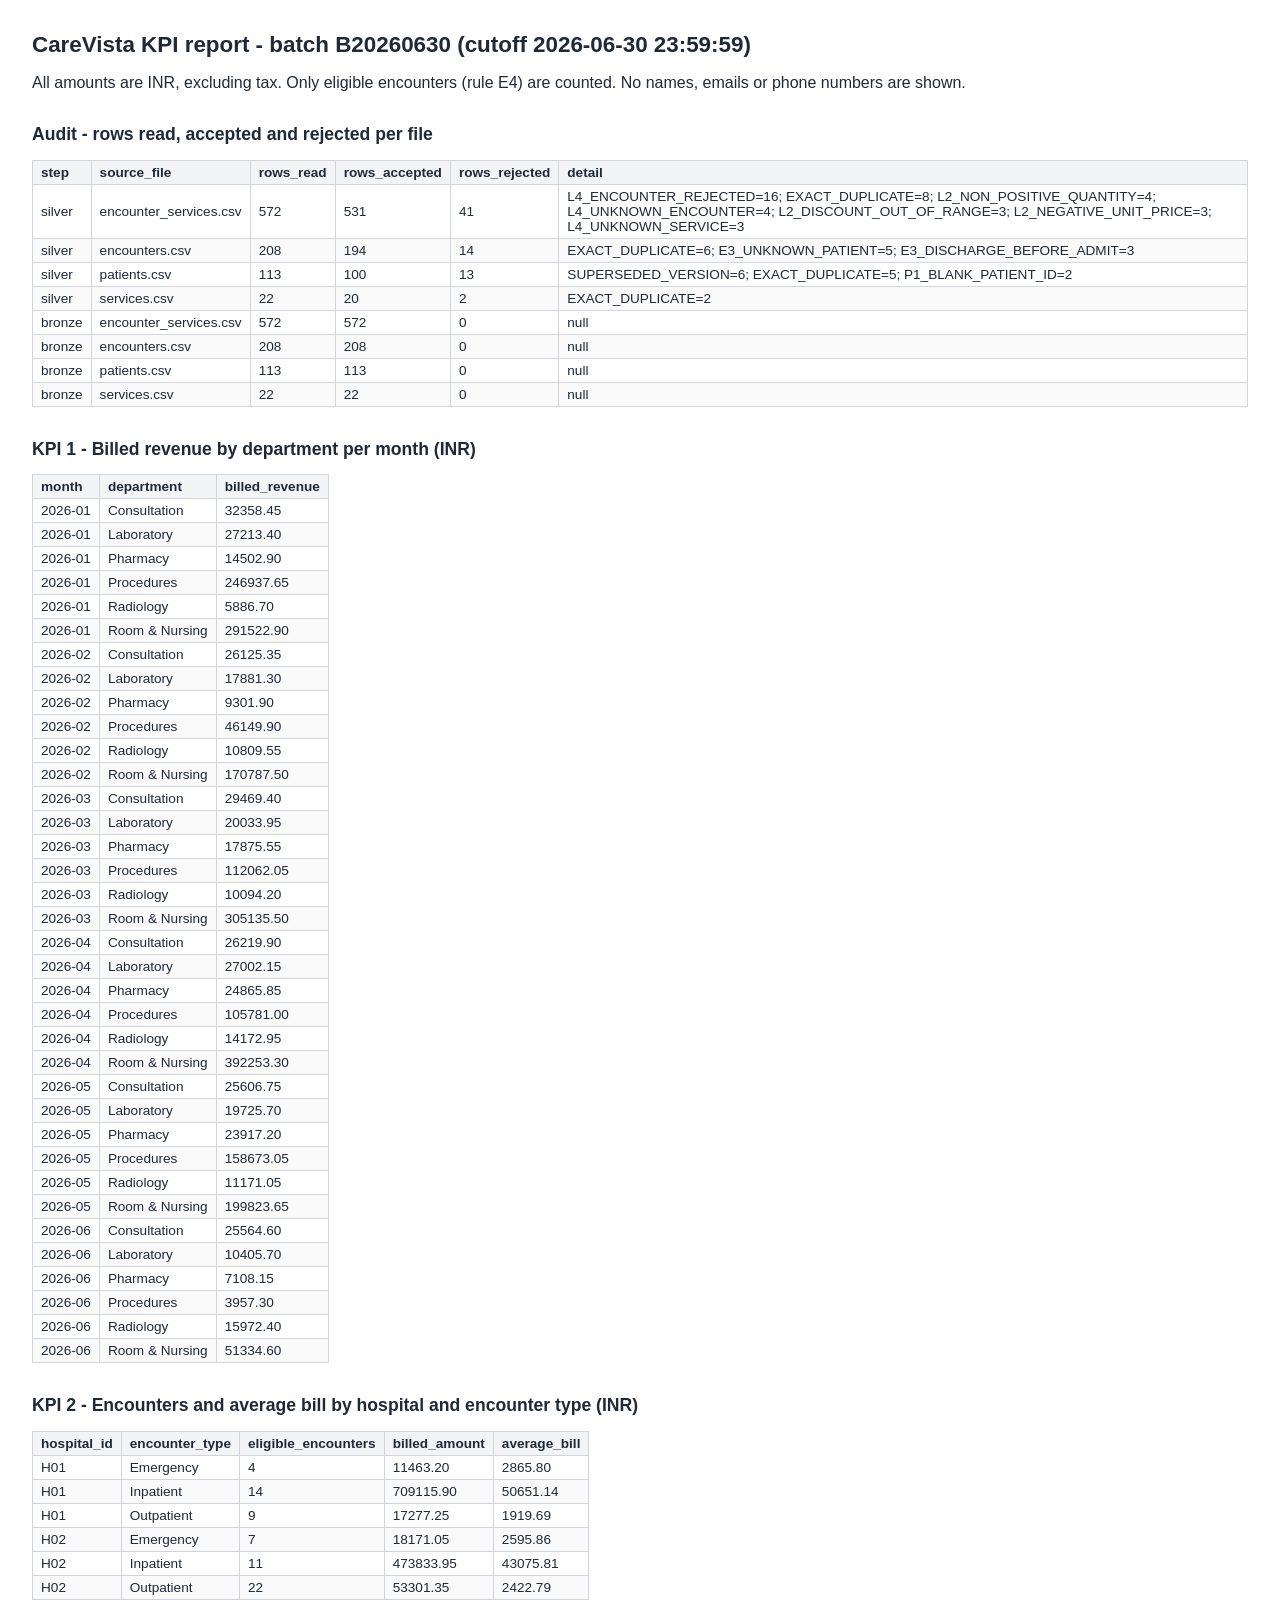
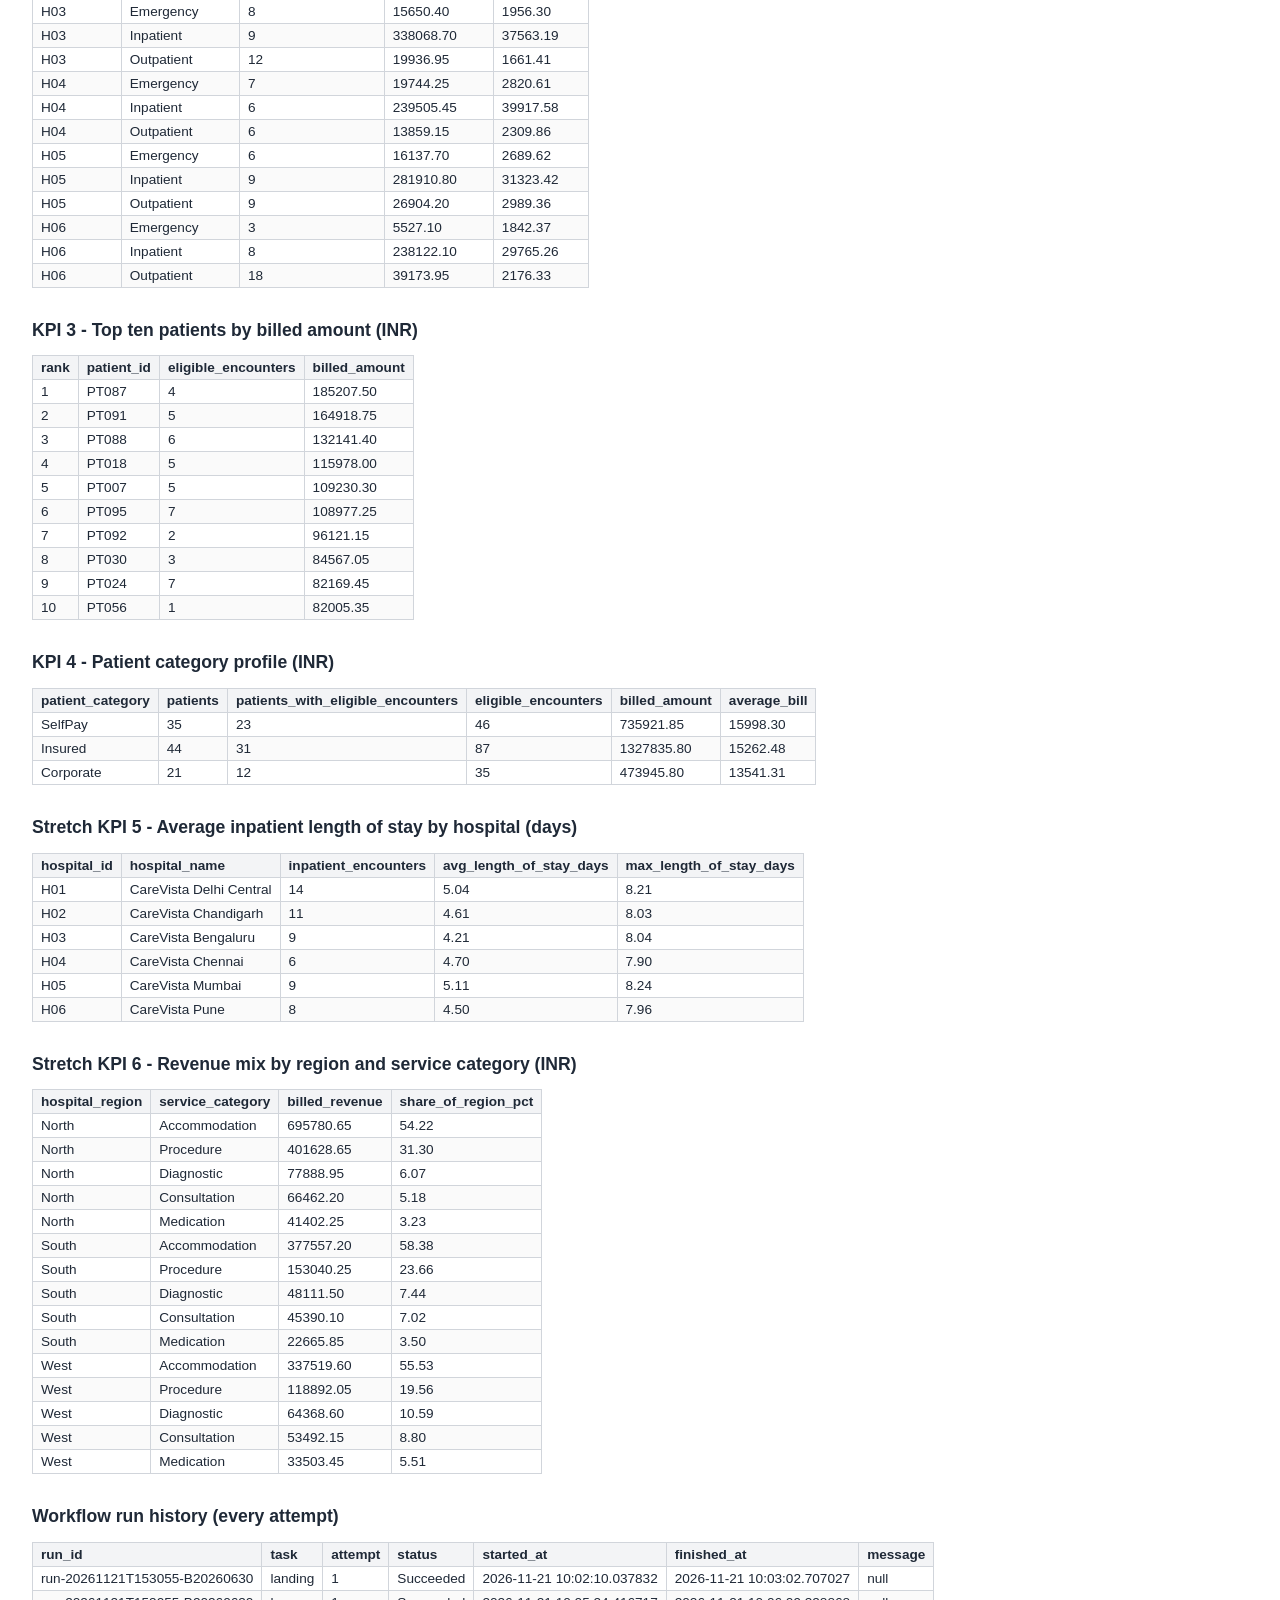
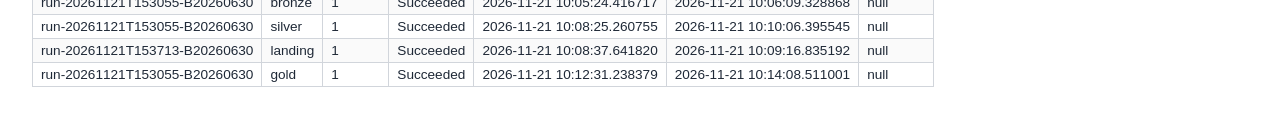
<file: aws_output/kpi_report.html>
<!doctype html><html><head><meta charset='utf-8'><title>CareVista KPI report - batch B20260630 (cutoff 2026-06-30 23:59:59)</title><style>body{font-family:Segoe UI,Arial,sans-serif;margin:2rem;color:#1f2937}h1{font-size:1.4rem}h2{font-size:1.1rem;margin-top:2rem}table{border-collapse:collapse;font-size:.85rem}th,td{border:1px solid #d1d5db;padding:4px 8px;text-align:left}th{background:#f3f4f6}tr:nth-child(even) td{background:#fafafa}</style></head><body><h1>CareVista KPI report - batch B20260630 (cutoff 2026-06-30 23:59:59)</h1><p>All amounts are INR, excluding tax. Only eligible encounters (rule E4) are counted. No names, emails or phone numbers are shown.</p><h2>Audit - rows read, accepted and rejected per file</h2><table><thead><tr><th>step</th><th>source_file</th><th>rows_read</th><th>rows_accepted</th><th>rows_rejected</th><th>detail</th></tr></thead><tbody><tr><td>silver</td><td>encounter_services.csv</td><td>572</td><td>531</td><td>41</td><td>L4_ENCOUNTER_REJECTED=16; EXACT_DUPLICATE=8; L2_NON_POSITIVE_QUANTITY=4; L4_UNKNOWN_ENCOUNTER=4; L2_DISCOUNT_OUT_OF_RANGE=3; L2_NEGATIVE_UNIT_PRICE=3; L4_UNKNOWN_SERVICE=3</td></tr><tr><td>silver</td><td>encounters.csv</td><td>208</td><td>194</td><td>14</td><td>EXACT_DUPLICATE=6; E3_UNKNOWN_PATIENT=5; E3_DISCHARGE_BEFORE_ADMIT=3</td></tr><tr><td>silver</td><td>patients.csv</td><td>113</td><td>100</td><td>13</td><td>SUPERSEDED_VERSION=6; EXACT_DUPLICATE=5; P1_BLANK_PATIENT_ID=2</td></tr><tr><td>silver</td><td>services.csv</td><td>22</td><td>20</td><td>2</td><td>EXACT_DUPLICATE=2</td></tr><tr><td>bronze</td><td>encounter_services.csv</td><td>572</td><td>572</td><td>0</td><td>null</td></tr><tr><td>bronze</td><td>encounters.csv</td><td>208</td><td>208</td><td>0</td><td>null</td></tr><tr><td>bronze</td><td>patients.csv</td><td>113</td><td>113</td><td>0</td><td>null</td></tr><tr><td>bronze</td><td>services.csv</td><td>22</td><td>22</td><td>0</td><td>null</td></tr></tbody></table><h2>KPI 1 - Billed revenue by department per month (INR)</h2><table><thead><tr><th>month</th><th>department</th><th>billed_revenue</th></tr></thead><tbody><tr><td>2026-01</td><td>Consultation</td><td>32358.45</td></tr><tr><td>2026-01</td><td>Laboratory</td><td>27213.40</td></tr><tr><td>2026-01</td><td>Pharmacy</td><td>14502.90</td></tr><tr><td>2026-01</td><td>Procedures</td><td>246937.65</td></tr><tr><td>2026-01</td><td>Radiology</td><td>5886.70</td></tr><tr><td>2026-01</td><td>Room &amp; Nursing</td><td>291522.90</td></tr><tr><td>2026-02</td><td>Consultation</td><td>26125.35</td></tr><tr><td>2026-02</td><td>Laboratory</td><td>17881.30</td></tr><tr><td>2026-02</td><td>Pharmacy</td><td>9301.90</td></tr><tr><td>2026-02</td><td>Procedures</td><td>46149.90</td></tr><tr><td>2026-02</td><td>Radiology</td><td>10809.55</td></tr><tr><td>2026-02</td><td>Room &amp; Nursing</td><td>170787.50</td></tr><tr><td>2026-03</td><td>Consultation</td><td>29469.40</td></tr><tr><td>2026-03</td><td>Laboratory</td><td>20033.95</td></tr><tr><td>2026-03</td><td>Pharmacy</td><td>17875.55</td></tr><tr><td>2026-03</td><td>Procedures</td><td>112062.05</td></tr><tr><td>2026-03</td><td>Radiology</td><td>10094.20</td></tr><tr><td>2026-03</td><td>Room &amp; Nursing</td><td>305135.50</td></tr><tr><td>2026-04</td><td>Consultation</td><td>26219.90</td></tr><tr><td>2026-04</td><td>Laboratory</td><td>27002.15</td></tr><tr><td>2026-04</td><td>Pharmacy</td><td>24865.85</td></tr><tr><td>2026-04</td><td>Procedures</td><td>105781.00</td></tr><tr><td>2026-04</td><td>Radiology</td><td>14172.95</td></tr><tr><td>2026-04</td><td>Room &amp; Nursing</td><td>392253.30</td></tr><tr><td>2026-05</td><td>Consultation</td><td>25606.75</td></tr><tr><td>2026-05</td><td>Laboratory</td><td>19725.70</td></tr><tr><td>2026-05</td><td>Pharmacy</td><td>23917.20</td></tr><tr><td>2026-05</td><td>Procedures</td><td>158673.05</td></tr><tr><td>2026-05</td><td>Radiology</td><td>11171.05</td></tr><tr><td>2026-05</td><td>Room &amp; Nursing</td><td>199823.65</td></tr><tr><td>2026-06</td><td>Consultation</td><td>25564.60</td></tr><tr><td>2026-06</td><td>Laboratory</td><td>10405.70</td></tr><tr><td>2026-06</td><td>Pharmacy</td><td>7108.15</td></tr><tr><td>2026-06</td><td>Procedures</td><td>3957.30</td></tr><tr><td>2026-06</td><td>Radiology</td><td>15972.40</td></tr><tr><td>2026-06</td><td>Room &amp; Nursing</td><td>51334.60</td></tr></tbody></table><h2>KPI 2 - Encounters and average bill by hospital and encounter type (INR)</h2><table><thead><tr><th>hospital_id</th><th>encounter_type</th><th>eligible_encounters</th><th>billed_amount</th><th>average_bill</th></tr></thead><tbody><tr><td>H01</td><td>Emergency</td><td>4</td><td>11463.20</td><td>2865.80</td></tr><tr><td>H01</td><td>Inpatient</td><td>14</td><td>709115.90</td><td>50651.14</td></tr><tr><td>H01</td><td>Outpatient</td><td>9</td><td>17277.25</td><td>1919.69</td></tr><tr><td>H02</td><td>Emergency</td><td>7</td><td>18171.05</td><td>2595.86</td></tr><tr><td>H02</td><td>Inpatient</td><td>11</td><td>473833.95</td><td>43075.81</td></tr><tr><td>H02</td><td>Outpatient</td><td>22</td><td>53301.35</td><td>2422.79</td></tr><tr><td>H03</td><td>Emergency</td><td>8</td><td>15650.40</td><td>1956.30</td></tr><tr><td>H03</td><td>Inpatient</td><td>9</td><td>338068.70</td><td>37563.19</td></tr><tr><td>H03</td><td>Outpatient</td><td>12</td><td>19936.95</td><td>1661.41</td></tr><tr><td>H04</td><td>Emergency</td><td>7</td><td>19744.25</td><td>2820.61</td></tr><tr><td>H04</td><td>Inpatient</td><td>6</td><td>239505.45</td><td>39917.58</td></tr><tr><td>H04</td><td>Outpatient</td><td>6</td><td>13859.15</td><td>2309.86</td></tr><tr><td>H05</td><td>Emergency</td><td>6</td><td>16137.70</td><td>2689.62</td></tr><tr><td>H05</td><td>Inpatient</td><td>9</td><td>281910.80</td><td>31323.42</td></tr><tr><td>H05</td><td>Outpatient</td><td>9</td><td>26904.20</td><td>2989.36</td></tr><tr><td>H06</td><td>Emergency</td><td>3</td><td>5527.10</td><td>1842.37</td></tr><tr><td>H06</td><td>Inpatient</td><td>8</td><td>238122.10</td><td>29765.26</td></tr><tr><td>H06</td><td>Outpatient</td><td>18</td><td>39173.95</td><td>2176.33</td></tr></tbody></table><h2>KPI 3 - Top ten patients by billed amount (INR)</h2><table><thead><tr><th>rank</th><th>patient_id</th><th>eligible_encounters</th><th>billed_amount</th></tr></thead><tbody><tr><td>1</td><td>PT087</td><td>4</td><td>185207.50</td></tr><tr><td>2</td><td>PT091</td><td>5</td><td>164918.75</td></tr><tr><td>3</td><td>PT088</td><td>6</td><td>132141.40</td></tr><tr><td>4</td><td>PT018</td><td>5</td><td>115978.00</td></tr><tr><td>5</td><td>PT007</td><td>5</td><td>109230.30</td></tr><tr><td>6</td><td>PT095</td><td>7</td><td>108977.25</td></tr><tr><td>7</td><td>PT092</td><td>2</td><td>96121.15</td></tr><tr><td>8</td><td>PT030</td><td>3</td><td>84567.05</td></tr><tr><td>9</td><td>PT024</td><td>7</td><td>82169.45</td></tr><tr><td>10</td><td>PT056</td><td>1</td><td>82005.35</td></tr></tbody></table><h2>KPI 4 - Patient category profile (INR)</h2><table><thead><tr><th>patient_category</th><th>patients</th><th>patients_with_eligible_encounters</th><th>eligible_encounters</th><th>billed_amount</th><th>average_bill</th></tr></thead><tbody><tr><td>SelfPay</td><td>35</td><td>23</td><td>46</td><td>735921.85</td><td>15998.30</td></tr><tr><td>Insured</td><td>44</td><td>31</td><td>87</td><td>1327835.80</td><td>15262.48</td></tr><tr><td>Corporate</td><td>21</td><td>12</td><td>35</td><td>473945.80</td><td>13541.31</td></tr></tbody></table><h2>Stretch KPI 5 - Average inpatient length of stay by hospital (days)</h2><table><thead><tr><th>hospital_id</th><th>hospital_name</th><th>inpatient_encounters</th><th>avg_length_of_stay_days</th><th>max_length_of_stay_days</th></tr></thead><tbody><tr><td>H01</td><td>CareVista Delhi Central</td><td>14</td><td>5.04</td><td>8.21</td></tr><tr><td>H02</td><td>CareVista Chandigarh</td><td>11</td><td>4.61</td><td>8.03</td></tr><tr><td>H03</td><td>CareVista Bengaluru</td><td>9</td><td>4.21</td><td>8.04</td></tr><tr><td>H04</td><td>CareVista Chennai</td><td>6</td><td>4.70</td><td>7.90</td></tr><tr><td>H05</td><td>CareVista Mumbai</td><td>9</td><td>5.11</td><td>8.24</td></tr><tr><td>H06</td><td>CareVista Pune</td><td>8</td><td>4.50</td><td>7.96</td></tr></tbody></table><h2>Stretch KPI 6 - Revenue mix by region and service category (INR)</h2><table><thead><tr><th>hospital_region</th><th>service_category</th><th>billed_revenue</th><th>share_of_region_pct</th></tr></thead><tbody><tr><td>North</td><td>Accommodation</td><td>695780.65</td><td>54.22</td></tr><tr><td>North</td><td>Procedure</td><td>401628.65</td><td>31.30</td></tr><tr><td>North</td><td>Diagnostic</td><td>77888.95</td><td>6.07</td></tr><tr><td>North</td><td>Consultation</td><td>66462.20</td><td>5.18</td></tr><tr><td>North</td><td>Medication</td><td>41402.25</td><td>3.23</td></tr><tr><td>South</td><td>Accommodation</td><td>377557.20</td><td>58.38</td></tr><tr><td>South</td><td>Procedure</td><td>153040.25</td><td>23.66</td></tr><tr><td>South</td><td>Diagnostic</td><td>48111.50</td><td>7.44</td></tr><tr><td>South</td><td>Consultation</td><td>45390.10</td><td>7.02</td></tr><tr><td>South</td><td>Medication</td><td>22665.85</td><td>3.50</td></tr><tr><td>West</td><td>Accommodation</td><td>337519.60</td><td>55.53</td></tr><tr><td>West</td><td>Procedure</td><td>118892.05</td><td>19.56</td></tr><tr><td>West</td><td>Diagnostic</td><td>64368.60</td><td>10.59</td></tr><tr><td>West</td><td>Consultation</td><td>53492.15</td><td>8.80</td></tr><tr><td>West</td><td>Medication</td><td>33503.45</td><td>5.51</td></tr></tbody></table><h2>Workflow run history (every attempt)</h2><table><thead><tr><th>run_id</th><th>task</th><th>attempt</th><th>status</th><th>started_at</th><th>finished_at</th><th>message</th></tr></thead><tbody><tr><td>run-20261121T153055-B20260630</td><td>landing</td><td>1</td><td>Succeeded</td><td>2026-11-21 10:02:10.037832</td><td>2026-11-21 10:03:02.707027</td><td>null</td></tr><tr><td>run-20261121T153055-B20260630</td><td>bronze</td><td>1</td><td>Succeeded</td><td>2026-11-21 10:05:24.416717</td><td>2026-11-21 10:06:09.328868</td><td>null</td></tr><tr><td>run-20261121T153055-B20260630</td><td>silver</td><td>1</td><td>Succeeded</td><td>2026-11-21 10:08:25.260755</td><td>2026-11-21 10:10:06.395545</td><td>null</td></tr><tr><td>run-20261121T153713-B20260630</td><td>landing</td><td>1</td><td>Succeeded</td><td>2026-11-21 10:08:37.641820</td><td>2026-11-21 10:09:16.835192</td><td>null</td></tr><tr><td>run-20261121T153055-B20260630</td><td>gold</td><td>1</td><td>Succeeded</td><td>2026-11-21 10:12:31.238379</td><td>2026-11-21 10:14:08.511001</td><td>null</td></tr></tbody></table></body></html>
</file>
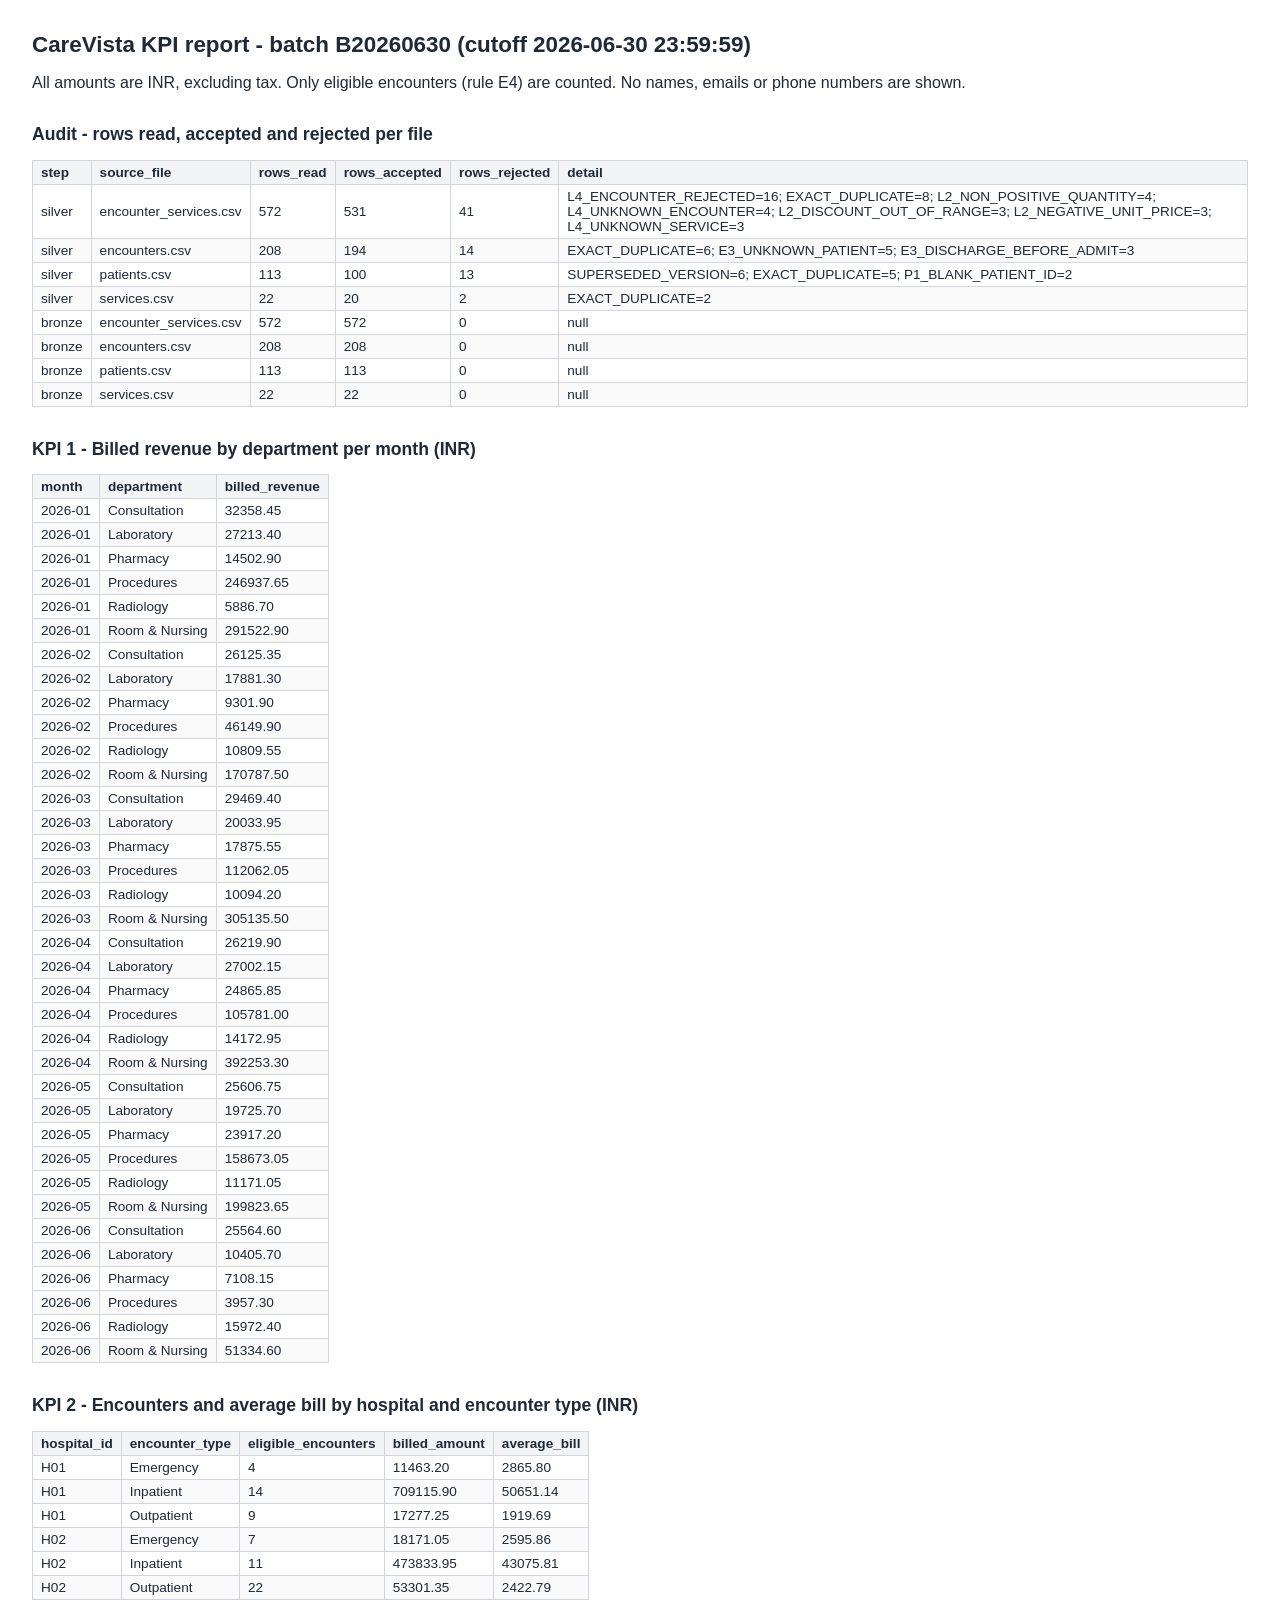
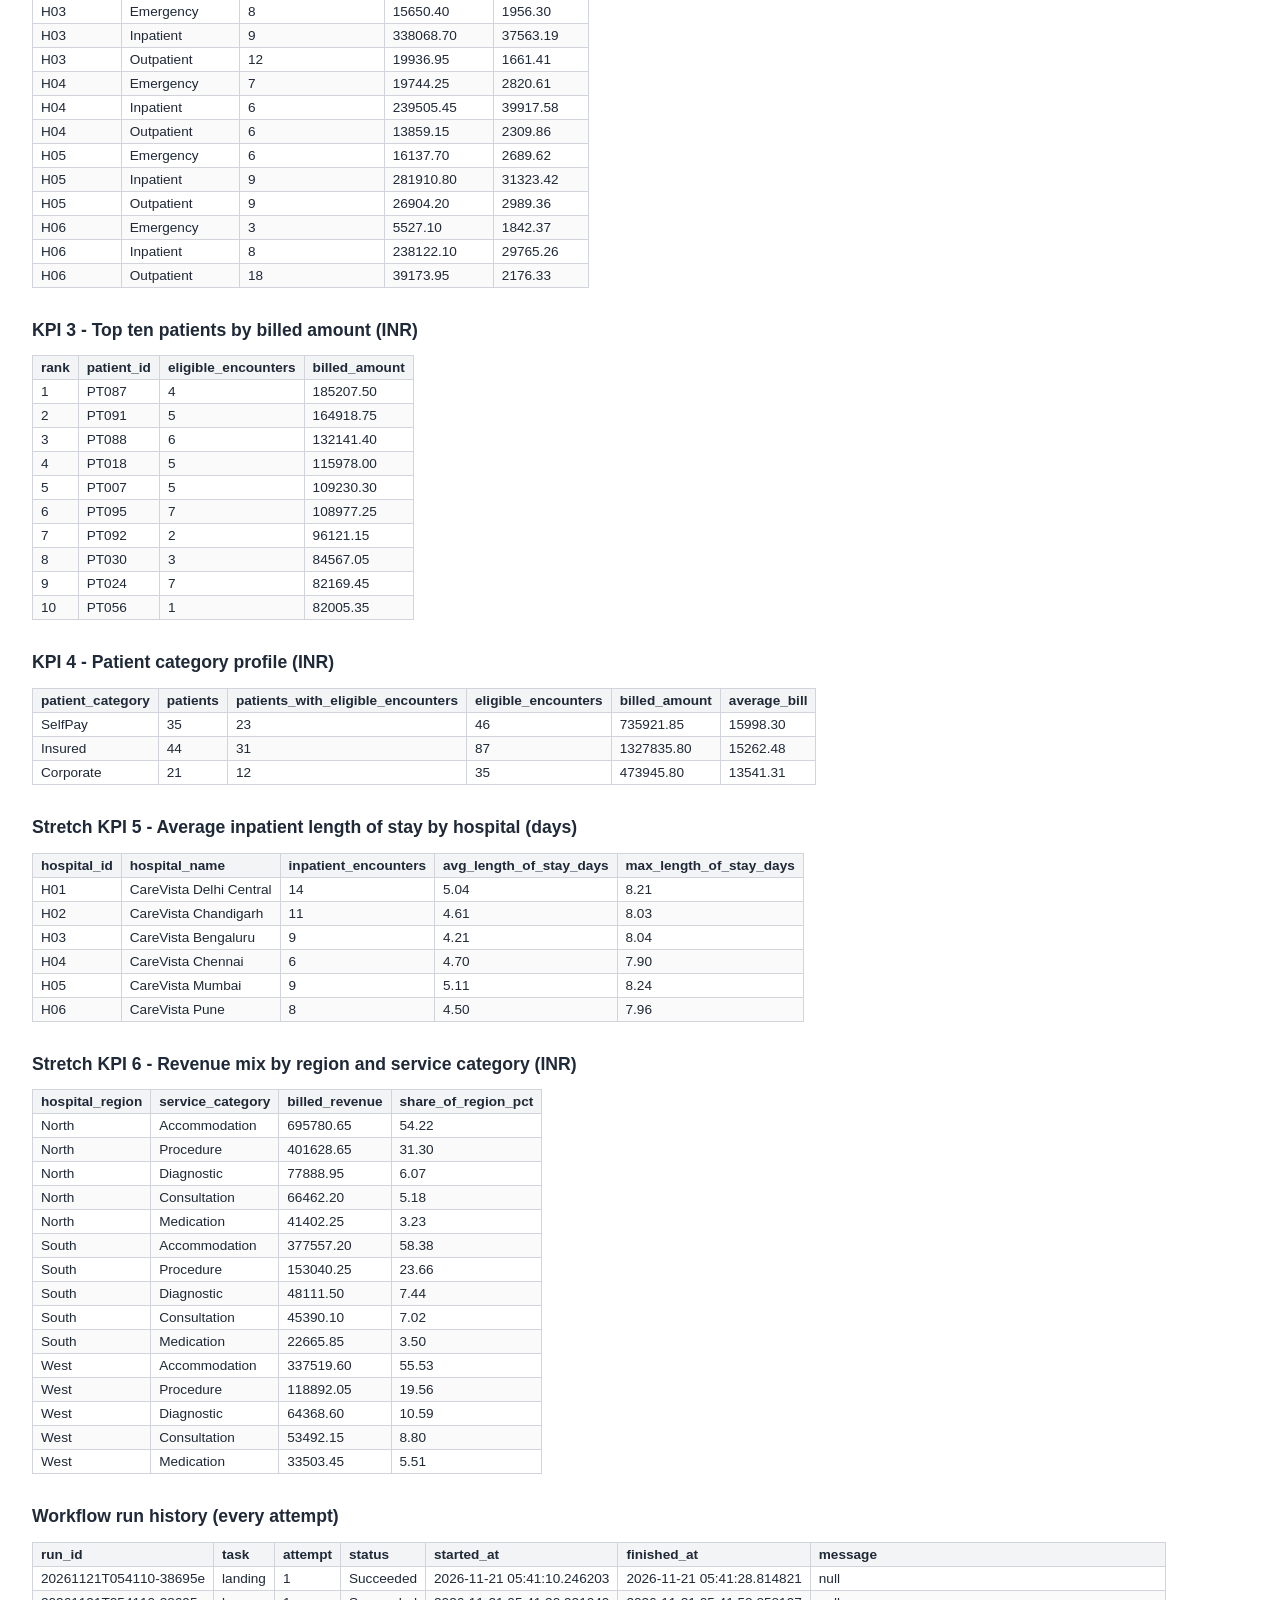
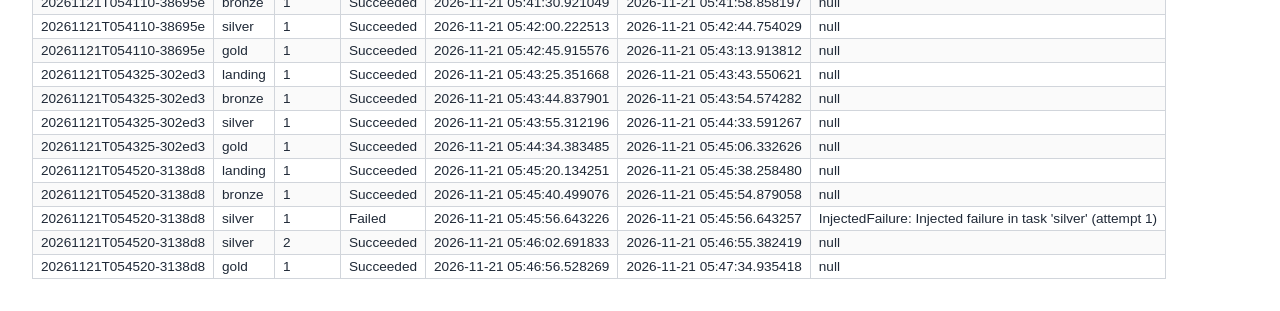
<file: reports/kpi_report.html>
<!doctype html><html><head><meta charset='utf-8'><title>CareVista KPI report - batch B20260630 (cutoff 2026-06-30 23:59:59)</title><style>body{font-family:Segoe UI,Arial,sans-serif;margin:2rem;color:#1f2937}h1{font-size:1.4rem}h2{font-size:1.1rem;margin-top:2rem}table{border-collapse:collapse;font-size:.85rem}th,td{border:1px solid #d1d5db;padding:4px 8px;text-align:left}th{background:#f3f4f6}tr:nth-child(even) td{background:#fafafa}</style></head><body><h1>CareVista KPI report - batch B20260630 (cutoff 2026-06-30 23:59:59)</h1><p>All amounts are INR, excluding tax. Only eligible encounters (rule E4) are counted. No names, emails or phone numbers are shown.</p><h2>Audit - rows read, accepted and rejected per file</h2><table><thead><tr><th>step</th><th>source_file</th><th>rows_read</th><th>rows_accepted</th><th>rows_rejected</th><th>detail</th></tr></thead><tbody><tr><td>silver</td><td>encounter_services.csv</td><td>572</td><td>531</td><td>41</td><td>L4_ENCOUNTER_REJECTED=16; EXACT_DUPLICATE=8; L2_NON_POSITIVE_QUANTITY=4; L4_UNKNOWN_ENCOUNTER=4; L2_DISCOUNT_OUT_OF_RANGE=3; L2_NEGATIVE_UNIT_PRICE=3; L4_UNKNOWN_SERVICE=3</td></tr><tr><td>silver</td><td>encounters.csv</td><td>208</td><td>194</td><td>14</td><td>EXACT_DUPLICATE=6; E3_UNKNOWN_PATIENT=5; E3_DISCHARGE_BEFORE_ADMIT=3</td></tr><tr><td>silver</td><td>patients.csv</td><td>113</td><td>100</td><td>13</td><td>SUPERSEDED_VERSION=6; EXACT_DUPLICATE=5; P1_BLANK_PATIENT_ID=2</td></tr><tr><td>silver</td><td>services.csv</td><td>22</td><td>20</td><td>2</td><td>EXACT_DUPLICATE=2</td></tr><tr><td>bronze</td><td>encounter_services.csv</td><td>572</td><td>572</td><td>0</td><td>null</td></tr><tr><td>bronze</td><td>encounters.csv</td><td>208</td><td>208</td><td>0</td><td>null</td></tr><tr><td>bronze</td><td>patients.csv</td><td>113</td><td>113</td><td>0</td><td>null</td></tr><tr><td>bronze</td><td>services.csv</td><td>22</td><td>22</td><td>0</td><td>null</td></tr></tbody></table><h2>KPI 1 - Billed revenue by department per month (INR)</h2><table><thead><tr><th>month</th><th>department</th><th>billed_revenue</th></tr></thead><tbody><tr><td>2026-01</td><td>Consultation</td><td>32358.45</td></tr><tr><td>2026-01</td><td>Laboratory</td><td>27213.40</td></tr><tr><td>2026-01</td><td>Pharmacy</td><td>14502.90</td></tr><tr><td>2026-01</td><td>Procedures</td><td>246937.65</td></tr><tr><td>2026-01</td><td>Radiology</td><td>5886.70</td></tr><tr><td>2026-01</td><td>Room &amp; Nursing</td><td>291522.90</td></tr><tr><td>2026-02</td><td>Consultation</td><td>26125.35</td></tr><tr><td>2026-02</td><td>Laboratory</td><td>17881.30</td></tr><tr><td>2026-02</td><td>Pharmacy</td><td>9301.90</td></tr><tr><td>2026-02</td><td>Procedures</td><td>46149.90</td></tr><tr><td>2026-02</td><td>Radiology</td><td>10809.55</td></tr><tr><td>2026-02</td><td>Room &amp; Nursing</td><td>170787.50</td></tr><tr><td>2026-03</td><td>Consultation</td><td>29469.40</td></tr><tr><td>2026-03</td><td>Laboratory</td><td>20033.95</td></tr><tr><td>2026-03</td><td>Pharmacy</td><td>17875.55</td></tr><tr><td>2026-03</td><td>Procedures</td><td>112062.05</td></tr><tr><td>2026-03</td><td>Radiology</td><td>10094.20</td></tr><tr><td>2026-03</td><td>Room &amp; Nursing</td><td>305135.50</td></tr><tr><td>2026-04</td><td>Consultation</td><td>26219.90</td></tr><tr><td>2026-04</td><td>Laboratory</td><td>27002.15</td></tr><tr><td>2026-04</td><td>Pharmacy</td><td>24865.85</td></tr><tr><td>2026-04</td><td>Procedures</td><td>105781.00</td></tr><tr><td>2026-04</td><td>Radiology</td><td>14172.95</td></tr><tr><td>2026-04</td><td>Room &amp; Nursing</td><td>392253.30</td></tr><tr><td>2026-05</td><td>Consultation</td><td>25606.75</td></tr><tr><td>2026-05</td><td>Laboratory</td><td>19725.70</td></tr><tr><td>2026-05</td><td>Pharmacy</td><td>23917.20</td></tr><tr><td>2026-05</td><td>Procedures</td><td>158673.05</td></tr><tr><td>2026-05</td><td>Radiology</td><td>11171.05</td></tr><tr><td>2026-05</td><td>Room &amp; Nursing</td><td>199823.65</td></tr><tr><td>2026-06</td><td>Consultation</td><td>25564.60</td></tr><tr><td>2026-06</td><td>Laboratory</td><td>10405.70</td></tr><tr><td>2026-06</td><td>Pharmacy</td><td>7108.15</td></tr><tr><td>2026-06</td><td>Procedures</td><td>3957.30</td></tr><tr><td>2026-06</td><td>Radiology</td><td>15972.40</td></tr><tr><td>2026-06</td><td>Room &amp; Nursing</td><td>51334.60</td></tr></tbody></table><h2>KPI 2 - Encounters and average bill by hospital and encounter type (INR)</h2><table><thead><tr><th>hospital_id</th><th>encounter_type</th><th>eligible_encounters</th><th>billed_amount</th><th>average_bill</th></tr></thead><tbody><tr><td>H01</td><td>Emergency</td><td>4</td><td>11463.20</td><td>2865.80</td></tr><tr><td>H01</td><td>Inpatient</td><td>14</td><td>709115.90</td><td>50651.14</td></tr><tr><td>H01</td><td>Outpatient</td><td>9</td><td>17277.25</td><td>1919.69</td></tr><tr><td>H02</td><td>Emergency</td><td>7</td><td>18171.05</td><td>2595.86</td></tr><tr><td>H02</td><td>Inpatient</td><td>11</td><td>473833.95</td><td>43075.81</td></tr><tr><td>H02</td><td>Outpatient</td><td>22</td><td>53301.35</td><td>2422.79</td></tr><tr><td>H03</td><td>Emergency</td><td>8</td><td>15650.40</td><td>1956.30</td></tr><tr><td>H03</td><td>Inpatient</td><td>9</td><td>338068.70</td><td>37563.19</td></tr><tr><td>H03</td><td>Outpatient</td><td>12</td><td>19936.95</td><td>1661.41</td></tr><tr><td>H04</td><td>Emergency</td><td>7</td><td>19744.25</td><td>2820.61</td></tr><tr><td>H04</td><td>Inpatient</td><td>6</td><td>239505.45</td><td>39917.58</td></tr><tr><td>H04</td><td>Outpatient</td><td>6</td><td>13859.15</td><td>2309.86</td></tr><tr><td>H05</td><td>Emergency</td><td>6</td><td>16137.70</td><td>2689.62</td></tr><tr><td>H05</td><td>Inpatient</td><td>9</td><td>281910.80</td><td>31323.42</td></tr><tr><td>H05</td><td>Outpatient</td><td>9</td><td>26904.20</td><td>2989.36</td></tr><tr><td>H06</td><td>Emergency</td><td>3</td><td>5527.10</td><td>1842.37</td></tr><tr><td>H06</td><td>Inpatient</td><td>8</td><td>238122.10</td><td>29765.26</td></tr><tr><td>H06</td><td>Outpatient</td><td>18</td><td>39173.95</td><td>2176.33</td></tr></tbody></table><h2>KPI 3 - Top ten patients by billed amount (INR)</h2><table><thead><tr><th>rank</th><th>patient_id</th><th>eligible_encounters</th><th>billed_amount</th></tr></thead><tbody><tr><td>1</td><td>PT087</td><td>4</td><td>185207.50</td></tr><tr><td>2</td><td>PT091</td><td>5</td><td>164918.75</td></tr><tr><td>3</td><td>PT088</td><td>6</td><td>132141.40</td></tr><tr><td>4</td><td>PT018</td><td>5</td><td>115978.00</td></tr><tr><td>5</td><td>PT007</td><td>5</td><td>109230.30</td></tr><tr><td>6</td><td>PT095</td><td>7</td><td>108977.25</td></tr><tr><td>7</td><td>PT092</td><td>2</td><td>96121.15</td></tr><tr><td>8</td><td>PT030</td><td>3</td><td>84567.05</td></tr><tr><td>9</td><td>PT024</td><td>7</td><td>82169.45</td></tr><tr><td>10</td><td>PT056</td><td>1</td><td>82005.35</td></tr></tbody></table><h2>KPI 4 - Patient category profile (INR)</h2><table><thead><tr><th>patient_category</th><th>patients</th><th>patients_with_eligible_encounters</th><th>eligible_encounters</th><th>billed_amount</th><th>average_bill</th></tr></thead><tbody><tr><td>SelfPay</td><td>35</td><td>23</td><td>46</td><td>735921.85</td><td>15998.30</td></tr><tr><td>Insured</td><td>44</td><td>31</td><td>87</td><td>1327835.80</td><td>15262.48</td></tr><tr><td>Corporate</td><td>21</td><td>12</td><td>35</td><td>473945.80</td><td>13541.31</td></tr></tbody></table><h2>Stretch KPI 5 - Average inpatient length of stay by hospital (days)</h2><table><thead><tr><th>hospital_id</th><th>hospital_name</th><th>inpatient_encounters</th><th>avg_length_of_stay_days</th><th>max_length_of_stay_days</th></tr></thead><tbody><tr><td>H01</td><td>CareVista Delhi Central</td><td>14</td><td>5.04</td><td>8.21</td></tr><tr><td>H02</td><td>CareVista Chandigarh</td><td>11</td><td>4.61</td><td>8.03</td></tr><tr><td>H03</td><td>CareVista Bengaluru</td><td>9</td><td>4.21</td><td>8.04</td></tr><tr><td>H04</td><td>CareVista Chennai</td><td>6</td><td>4.70</td><td>7.90</td></tr><tr><td>H05</td><td>CareVista Mumbai</td><td>9</td><td>5.11</td><td>8.24</td></tr><tr><td>H06</td><td>CareVista Pune</td><td>8</td><td>4.50</td><td>7.96</td></tr></tbody></table><h2>Stretch KPI 6 - Revenue mix by region and service category (INR)</h2><table><thead><tr><th>hospital_region</th><th>service_category</th><th>billed_revenue</th><th>share_of_region_pct</th></tr></thead><tbody><tr><td>North</td><td>Accommodation</td><td>695780.65</td><td>54.22</td></tr><tr><td>North</td><td>Procedure</td><td>401628.65</td><td>31.30</td></tr><tr><td>North</td><td>Diagnostic</td><td>77888.95</td><td>6.07</td></tr><tr><td>North</td><td>Consultation</td><td>66462.20</td><td>5.18</td></tr><tr><td>North</td><td>Medication</td><td>41402.25</td><td>3.23</td></tr><tr><td>South</td><td>Accommodation</td><td>377557.20</td><td>58.38</td></tr><tr><td>South</td><td>Procedure</td><td>153040.25</td><td>23.66</td></tr><tr><td>South</td><td>Diagnostic</td><td>48111.50</td><td>7.44</td></tr><tr><td>South</td><td>Consultation</td><td>45390.10</td><td>7.02</td></tr><tr><td>South</td><td>Medication</td><td>22665.85</td><td>3.50</td></tr><tr><td>West</td><td>Accommodation</td><td>337519.60</td><td>55.53</td></tr><tr><td>West</td><td>Procedure</td><td>118892.05</td><td>19.56</td></tr><tr><td>West</td><td>Diagnostic</td><td>64368.60</td><td>10.59</td></tr><tr><td>West</td><td>Consultation</td><td>53492.15</td><td>8.80</td></tr><tr><td>West</td><td>Medication</td><td>33503.45</td><td>5.51</td></tr></tbody></table><h2>Workflow run history (every attempt)</h2><table><thead><tr><th>run_id</th><th>task</th><th>attempt</th><th>status</th><th>started_at</th><th>finished_at</th><th>message</th></tr></thead><tbody><tr><td>20261121T054110-38695e</td><td>landing</td><td>1</td><td>Succeeded</td><td>2026-11-21 05:41:10.246203</td><td>2026-11-21 05:41:28.814821</td><td>null</td></tr><tr><td>20261121T054110-38695e</td><td>bronze</td><td>1</td><td>Succeeded</td><td>2026-11-21 05:41:30.921049</td><td>2026-11-21 05:41:58.858197</td><td>null</td></tr><tr><td>20261121T054110-38695e</td><td>silver</td><td>1</td><td>Succeeded</td><td>2026-11-21 05:42:00.222513</td><td>2026-11-21 05:42:44.754029</td><td>null</td></tr><tr><td>20261121T054110-38695e</td><td>gold</td><td>1</td><td>Succeeded</td><td>2026-11-21 05:42:45.915576</td><td>2026-11-21 05:43:13.913812</td><td>null</td></tr><tr><td>20261121T054325-302ed3</td><td>landing</td><td>1</td><td>Succeeded</td><td>2026-11-21 05:43:25.351668</td><td>2026-11-21 05:43:43.550621</td><td>null</td></tr><tr><td>20261121T054325-302ed3</td><td>bronze</td><td>1</td><td>Succeeded</td><td>2026-11-21 05:43:44.837901</td><td>2026-11-21 05:43:54.574282</td><td>null</td></tr><tr><td>20261121T054325-302ed3</td><td>silver</td><td>1</td><td>Succeeded</td><td>2026-11-21 05:43:55.312196</td><td>2026-11-21 05:44:33.591267</td><td>null</td></tr><tr><td>20261121T054325-302ed3</td><td>gold</td><td>1</td><td>Succeeded</td><td>2026-11-21 05:44:34.383485</td><td>2026-11-21 05:45:06.332626</td><td>null</td></tr><tr><td>20261121T054520-3138d8</td><td>landing</td><td>1</td><td>Succeeded</td><td>2026-11-21 05:45:20.134251</td><td>2026-11-21 05:45:38.258480</td><td>null</td></tr><tr><td>20261121T054520-3138d8</td><td>bronze</td><td>1</td><td>Succeeded</td><td>2026-11-21 05:45:40.499076</td><td>2026-11-21 05:45:54.879058</td><td>null</td></tr><tr><td>20261121T054520-3138d8</td><td>silver</td><td>1</td><td>Failed</td><td>2026-11-21 05:45:56.643226</td><td>2026-11-21 05:45:56.643257</td><td>InjectedFailure: Injected failure in task &#x27;silver&#x27; (attempt 1)</td></tr><tr><td>20261121T054520-3138d8</td><td>silver</td><td>2</td><td>Succeeded</td><td>2026-11-21 05:46:02.691833</td><td>2026-11-21 05:46:55.382419</td><td>null</td></tr><tr><td>20261121T054520-3138d8</td><td>gold</td><td>1</td><td>Succeeded</td><td>2026-11-21 05:46:56.528269</td><td>2026-11-21 05:47:34.935418</td><td>null</td></tr></tbody></table></body></html>
</file>
<file: frontend/app.css>
/* Layout: one reading column (max 1180px); summary first (pipeline, checks, totals), then detail (quality, KPIs, AWS). */
:root {
  --bg: #f6f7f8;
  --panel: #ffffff;
  --ink: #15202b;
  --muted: #5b6875;
  --line: #dde2e7;
  --accent: #0e6e6a;      /* hospital teal */
  --accent-soft: #e2f1ef;
  --ok: #1d7a46;
  --bad: #b42318;
  --warn: #a15c07;
  --track: #e6eaee;
  --s1: #0e6e6a; --s2: #c2701e; --s3: #4c5fb5; --s4: #b8457a; --s5: #6c8b2d; --s6: #7b6650;
  --font-body: "Segoe UI Variable Text", "Segoe UI", system-ui, -apple-system, "Helvetica Neue", Arial, sans-serif;
  --font-display: "Segoe UI Variable Display", "Segoe UI Semibold", system-ui, -apple-system, Arial, sans-serif;
  --font-num: "Cambria", "Georgia", "Times New Roman", serif;
  --radius: 10px;
  color-scheme: light;
}
@media (prefers-color-scheme: dark) {
  :root {
    --bg: #0f1418; --panel: #172026; --ink: #e7edf1; --muted: #9aa8b4; --line: #2a353e;
    --accent: #4fc1b8; --accent-soft: #163633; --ok: #5ccf8b; --bad: #ff8a7d; --warn: #f0b45a; --track: #26313a;
    --s1: #4fc1b8; --s2: #f0a050; --s3: #8c9cf0; --s4: #e486b4; --s5: #a7c96a; --s6: #c3a98d;
    color-scheme: dark;
  }
}

* { box-sizing: border-box; }
html { scroll-behavior: smooth; }
@media (prefers-reduced-motion: reduce) { html { scroll-behavior: auto; } }
body { margin: 0; background: var(--bg); color: var(--ink); font: 15px/1.55 var(--font-body); font-variant-numeric: tabular-nums; }
.page { max-width: 1180px; margin: 0 auto; padding: 32px max(16px, env(safe-area-inset-right, 0px)) 48px max(16px, env(safe-area-inset-left, 0px)); display: grid; gap: 36px; }

/* masthead */
.masthead { display: grid; gap: 10px; padding-bottom: 20px; border-bottom: 2px solid var(--accent); }
.eyebrow { margin: 0; font-size: 12px; letter-spacing: .08em; text-transform: uppercase; color: var(--accent); font-weight: 600; }
h1 { margin: 0; font: 600 clamp(28px, 4vw, 40px)/1.1 var(--font-display); letter-spacing: -.01em; text-wrap: balance; }
.lede { margin: 0; max-width: 75ch; font-size: 17px; }
.lede b { font-weight: 600; }
.facts { display: flex; flex-wrap: wrap; gap: 6px 22px; margin: 4px 0 0; font-size: 13px; color: var(--muted); }
.facts div { display: flex; gap: 6px; }
.facts dt { font-weight: 600; color: var(--ink); }
.facts dd { margin: 0; }
.jump { display: flex; flex-wrap: wrap; gap: 6px; margin-top: 6px; }
.jump a { font-size: 13px; color: var(--accent); text-decoration: none; padding: 3px 10px; border: 1px solid var(--line); border-radius: 999px; background: var(--panel); }
.jump a:hover, .jump a:focus-visible { border-color: var(--accent); outline: none; }

.banner { padding: 12px 16px; border-radius: var(--radius); border: 1px solid var(--warn); color: var(--warn); background: var(--panel); }

/* sections */
.section { display: grid; gap: 14px; }
.section-head { display: grid; gap: 4px; }
h2 { margin: 0; font: 600 21px/1.25 var(--font-display); text-wrap: balance; }
h3 { margin: 0 0 12px; font: 600 16px/1.3 var(--font-display); display: flex; flex-wrap: wrap; align-items: center; gap: 8px; }
.note { margin: 0; color: var(--muted); font-size: 13px; max-width: 80ch; }
.card { background: var(--panel); border: 1px solid var(--line); border-radius: var(--radius); padding: 20px; min-width: 0; }
.grid2 { display: grid; gap: 16px; grid-template-columns: repeat(auto-fit, minmax(min(100%, 420px), 1fr)); }
#kpis { gap: 16px; }
.tag { font: 600 11px/1 var(--font-body); letter-spacing: .05em; text-transform: uppercase; padding: 4px 7px; border-radius: 4px; background: var(--accent-soft); color: var(--accent); }
.tag.stretch::after { content: " · stretch"; }

/* pipeline */
.progress { display: grid; grid-template-columns: auto 1fr; gap: 6px 20px; align-items: center; margin-bottom: 20px; }
.progress-figure { font: 400 52px/1 var(--font-num); display: flex; align-items: baseline; gap: 6px; }
.progress-figure small { font: 500 13px var(--font-body); color: var(--muted); }
.progress-track { height: 10px; background: var(--track); border-radius: 5px; overflow: hidden; }
.progress-track i { display: block; height: 100%; width: 0; background: var(--ok); border-radius: 5px; transition: width .8s ease-out; }
@media (prefers-reduced-motion: reduce) { .progress-track i { transition: none; } }
.progress-meta { grid-column: 1 / -1; font-size: 13px; color: var(--muted); display: flex; flex-wrap: wrap; gap: 4px 18px; }
.progress-meta a { color: var(--accent); }
.steps { list-style: none; margin: 0; padding: 0; display: grid; gap: 12px; grid-template-columns: repeat(auto-fit, minmax(min(100%, 200px), 1fr)); counter-reset: step; }
.step { position: relative; display: grid; gap: 6px; align-content: start; padding: 14px 14px 14px 16px; border: 1px solid var(--line); border-radius: 8px; border-left: 4px solid var(--track); }
.step.is-ok { border-left-color: var(--ok); }
.step.is-bad { border-left-color: var(--bad); }
.step.is-run { border-left-color: var(--warn); }
.step-n { font-size: 12px; color: var(--muted); }
.step-name { font: 600 16px var(--font-display); }
.step-desc { margin: 0; font-size: 13px; color: var(--muted); }
.step-meta { font-size: 13px; display: grid; gap: 2px; }
.step-meta span { color: var(--muted); }
.step-err { font-size: 12px; color: var(--bad); overflow-wrap: anywhere; }
.pill { justify-self: start; font-size: 12px; font-weight: 600; padding: 2px 9px; border-radius: 999px; border: 1px solid currentColor; color: var(--muted); }
.pill.ok { color: var(--ok); } .pill.bad { color: var(--bad); } .pill.run { color: var(--warn); }

/* checks */
.checks { list-style: none; margin: 0; padding: 0; display: grid; gap: 10px; grid-template-columns: repeat(auto-fit, minmax(min(100%, 340px), 1fr)); }
.check { display: grid; grid-template-columns: 28px 1fr; gap: 4px 12px; background: var(--panel); border: 1px solid var(--line); border-radius: var(--radius); padding: 14px 16px; }
.check-mark { grid-row: span 2; width: 26px; height: 26px; border-radius: 50%; display: grid; place-items: center; font-weight: 700; font-size: 14px; color: var(--panel); background: var(--muted); }
.check.pass .check-mark { background: var(--ok); }
.check.fail .check-mark { background: var(--bad); }
.check.wait .check-mark { background: var(--warn); }
.check-title { font-weight: 600; }
.check-detail { font-size: 13px; color: var(--muted); }

/* tiles */
.tiles { display: grid; gap: 12px; grid-template-columns: repeat(auto-fit, minmax(min(100%, 210px), 1fr)); }
.tile { display: grid; gap: 4px; align-content: start; }
.tile-label { font-size: 13px; color: var(--muted); }
.tile-value { font: 400 30px/1.15 var(--font-num); overflow-wrap: anywhere; }
.tile-sub { font-size: 12px; color: var(--muted); }

/* tables */
.table-wrap { overflow-x: auto; }
.card.table-wrap { padding: 6px 8px; }
.table { width: 100%; border-collapse: collapse; }
.table th, .table td { text-align: left; padding: 8px 12px; border-bottom: 1px solid var(--line); white-space: nowrap; }
.table tbody tr:last-child td { border-bottom: 0; }
.table th { font-size: 12px; font-weight: 600; color: var(--muted); white-space: normal; vertical-align: bottom; }
#kpi4-table th, #kpi4-table td { padding-left: 8px; padding-right: 8px; }
.table .num { text-align: right; }
.table td.bad { color: var(--bad); font-weight: 600; }
.table td.wrap { white-space: normal; min-width: 220px; }
.table .bar-col { width: 28%; min-width: 120px; }
.minibar { height: 8px; border-radius: 4px; background: var(--s1); }
.empty { color: var(--muted); font-style: italic; }

/* charts */
.chart { position: relative; min-height: 220px; }
.chart.is-short { min-height: 150px; margin-bottom: 8px; }
#kpi2-chart { margin-bottom: 4px; }
#kpi2 .note { margin-bottom: 12px; }
.chart svg { display: block; width: 100%; height: auto; overflow: visible; }
.chart text { font: 12px var(--font-body); fill: var(--muted); }
.chart .val { fill: var(--ink); }
.chart .inbar { fill: #fff; font-weight: 600; }
.chart .grid { stroke: var(--line); }
.chart .axis { stroke: var(--muted); }
.legend { display: flex; flex-wrap: wrap; gap: 4px 16px; font-size: 12px; color: var(--muted); margin-bottom: 8px; }
.legend span { display: inline-flex; align-items: center; gap: 6px; }
.legend i { width: 10px; height: 10px; border-radius: 2px; display: inline-block; }
.tip { position: fixed; z-index: 20; pointer-events: none; background: var(--panel); color: var(--ink); border: 1px solid var(--line); box-shadow: 0 6px 24px rgba(0,0,0,.14); border-radius: 8px; padding: 7px 11px; font-size: 13px; white-space: pre-line; max-width: 260px; }

/* downloads, defs, footer */
.downloads { list-style: none; margin: 0; padding: 0; display: flex; flex-wrap: wrap; gap: 8px; }
.downloads a { display: inline-block; padding: 7px 12px; border: 1px solid var(--line); border-radius: 8px; background: var(--panel); color: var(--accent); text-decoration: none; font-size: 13px; }
.downloads a:hover, .downloads a:focus-visible { border-color: var(--accent); outline: none; }
.defs summary { cursor: pointer; font-weight: 600; }
.defs dl { margin: 14px 0 0; display: grid; gap: 4px; max-width: 80ch; }
.defs dt { font-weight: 600; margin-top: 6px; }
.defs dd { margin: 0; color: var(--muted); }
.foot { font-size: 12px; color: var(--muted); border-top: 1px solid var(--line); padding-top: 14px; }
a:focus-visible, summary:focus-visible { outline: 2px solid var(--accent); outline-offset: 2px; }

@media (max-width: 560px) {
  .progress { grid-template-columns: 1fr; }
  .progress-figure { font-size: 44px; }
  .card { padding: 16px; }
}
</file>
